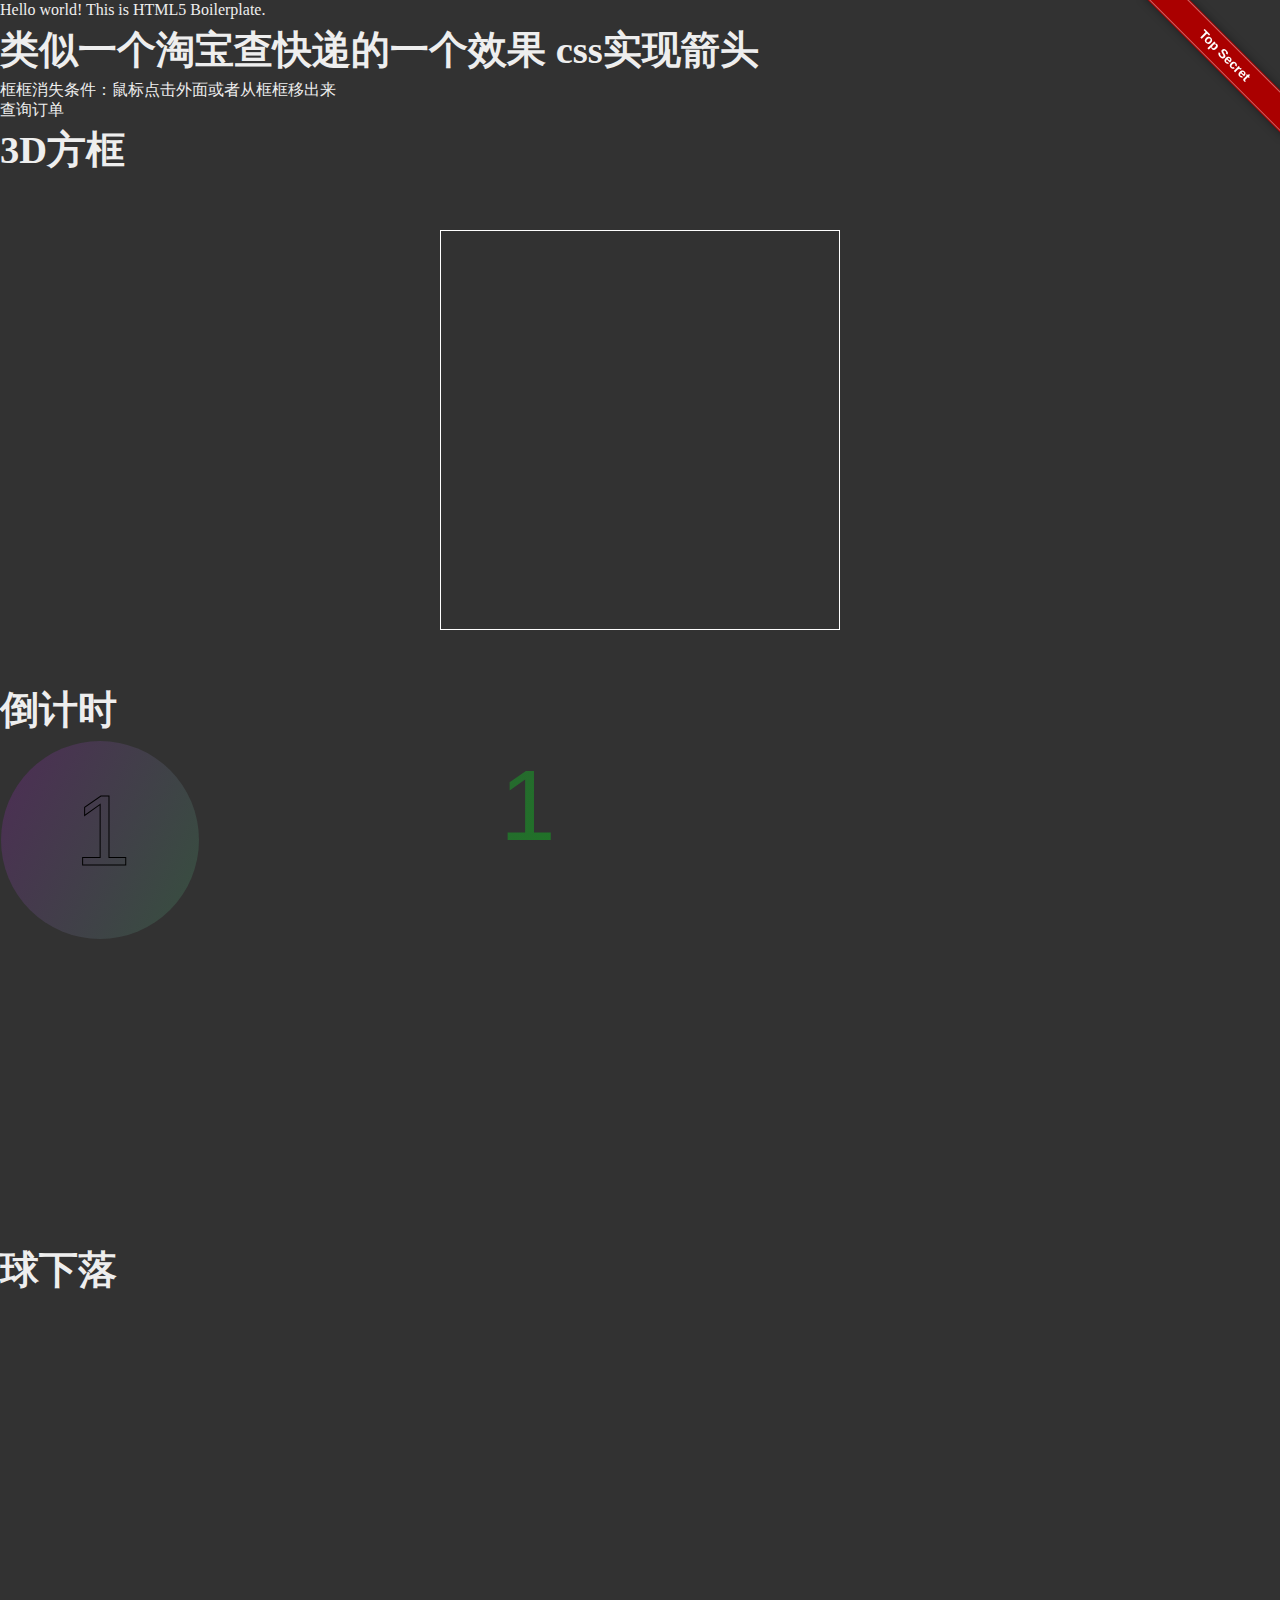
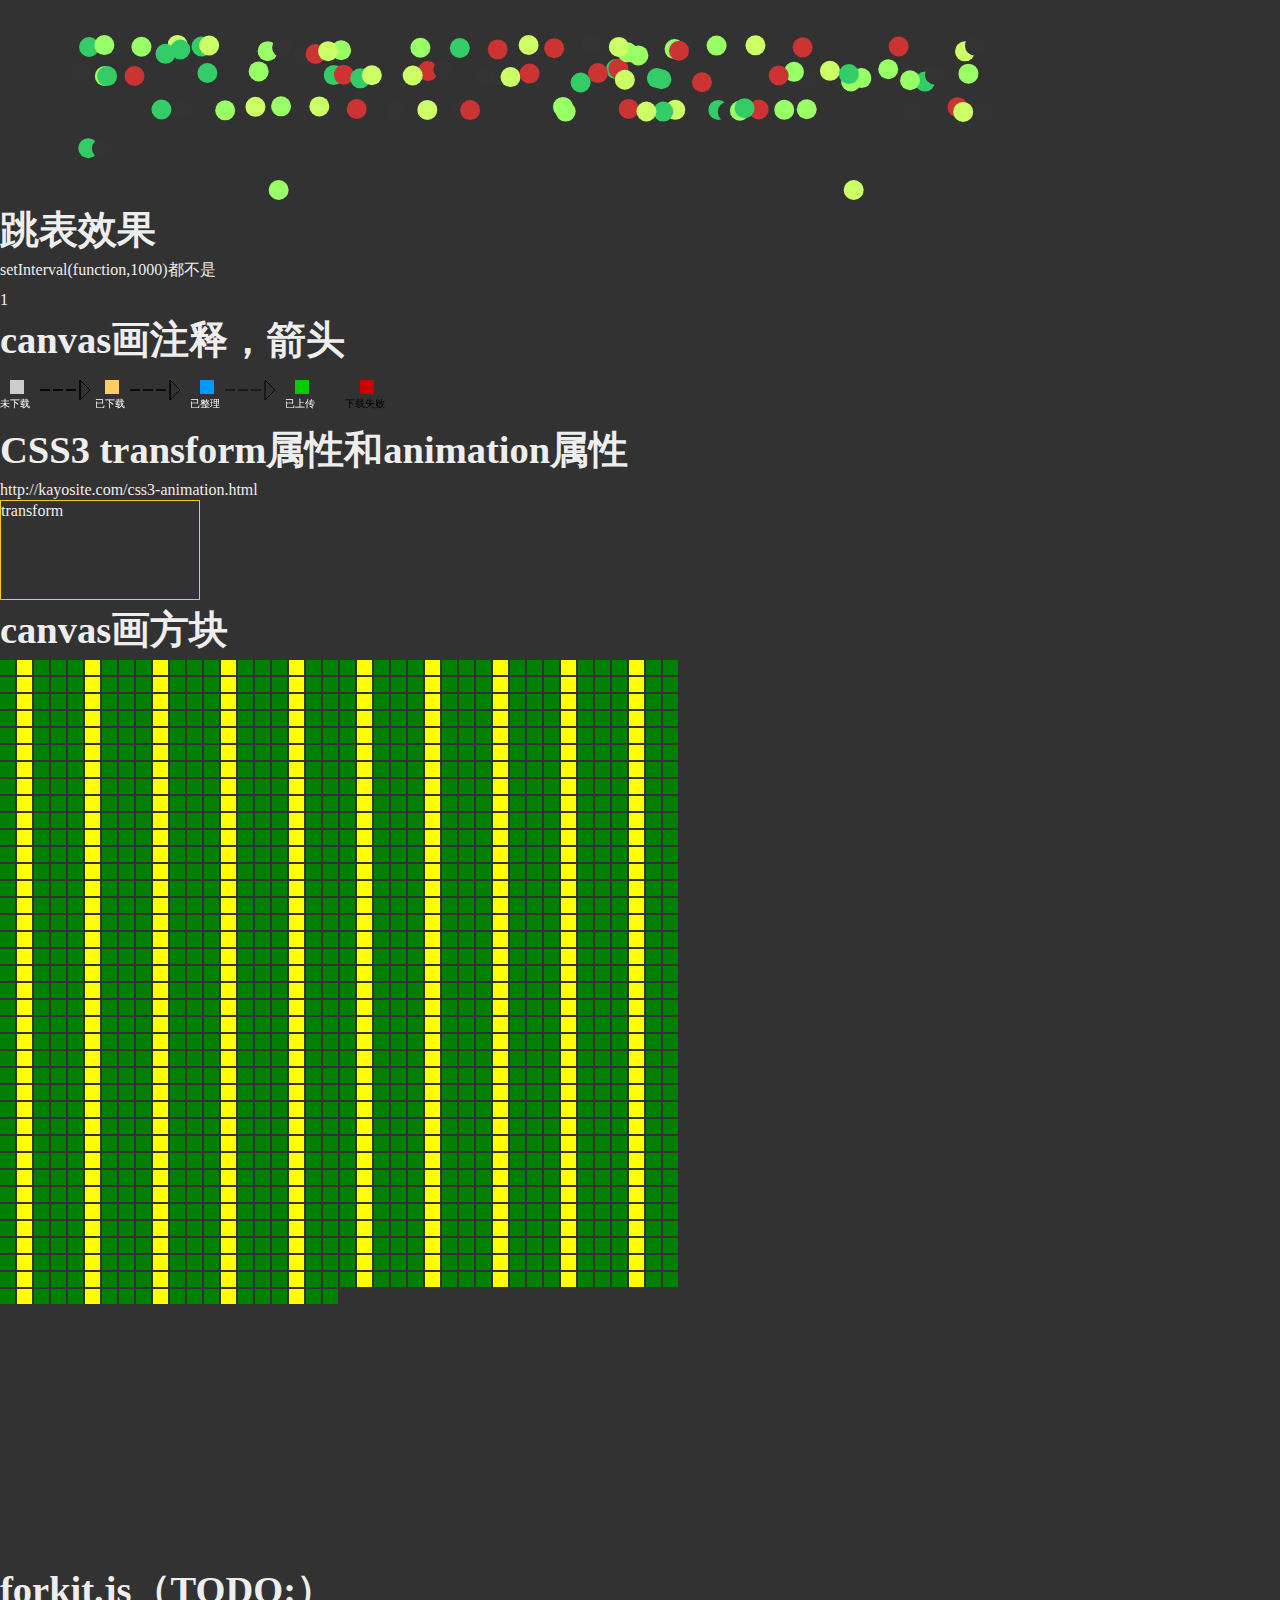
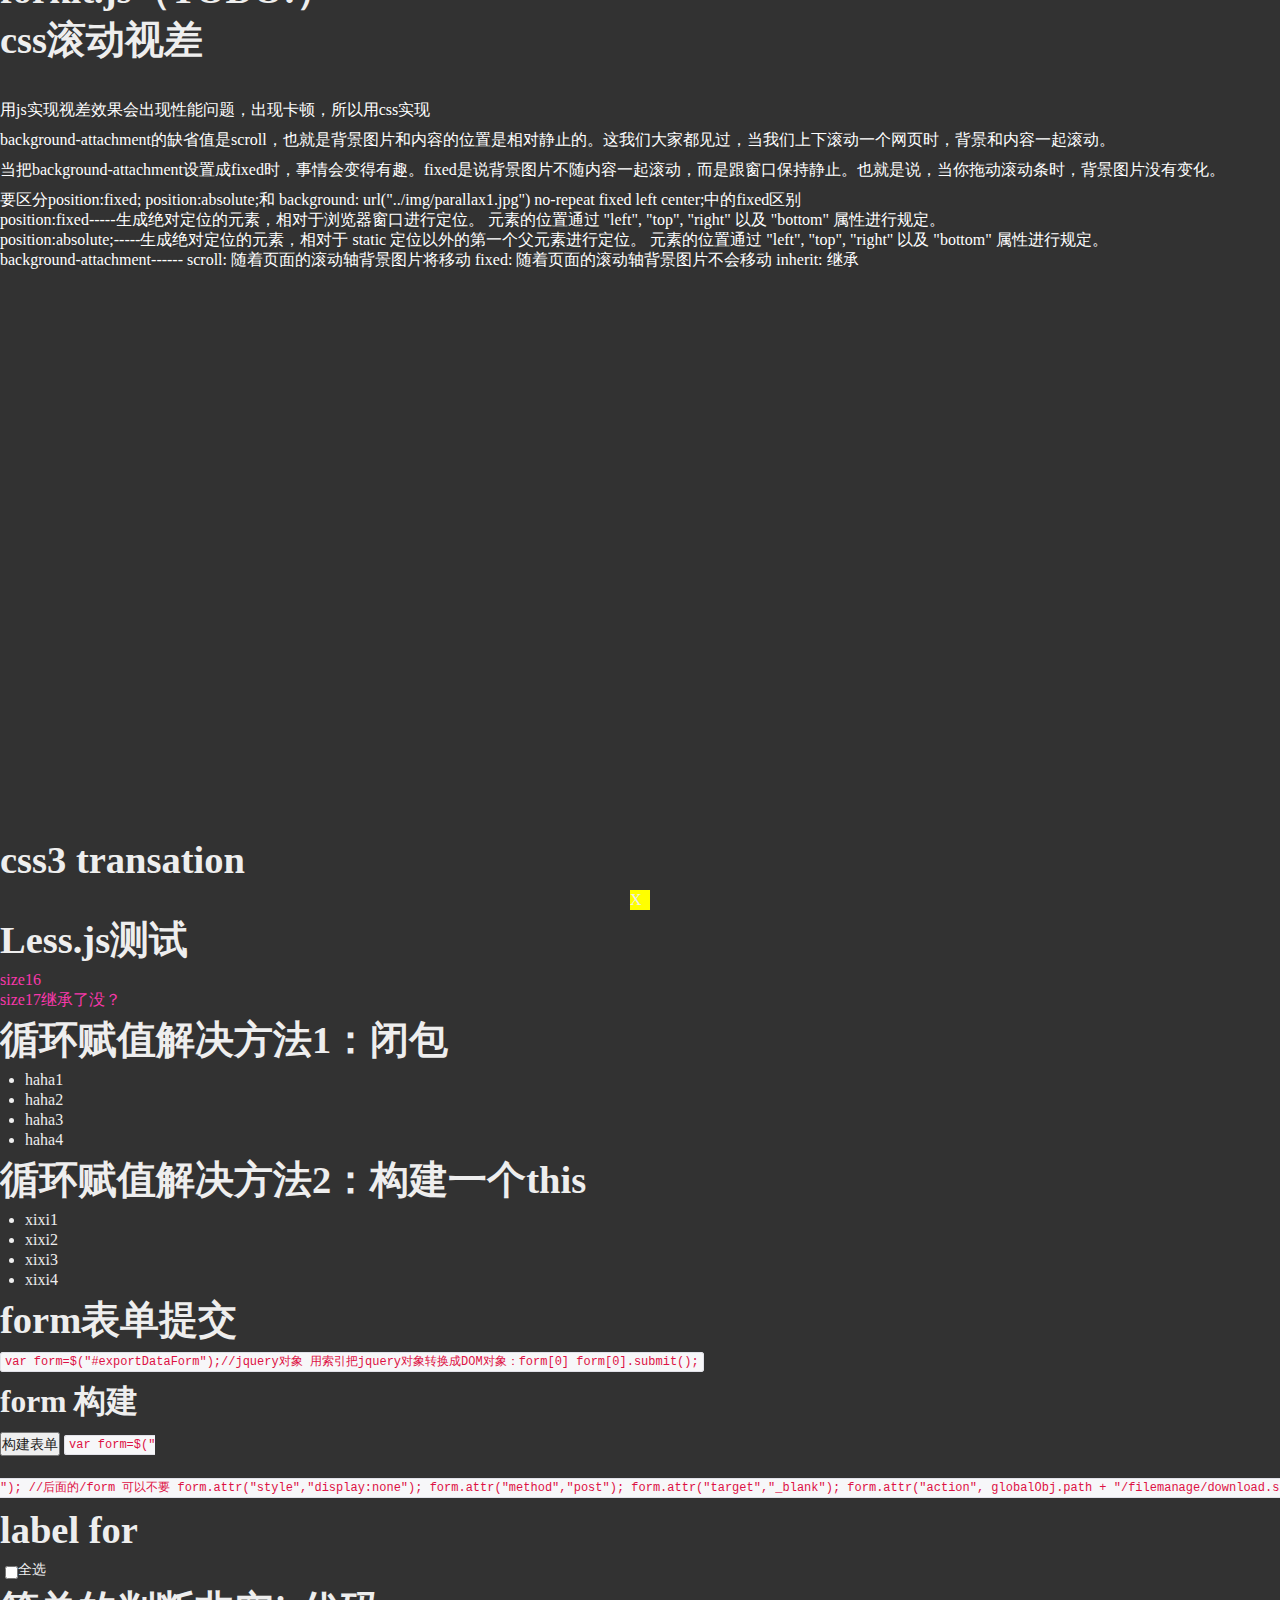
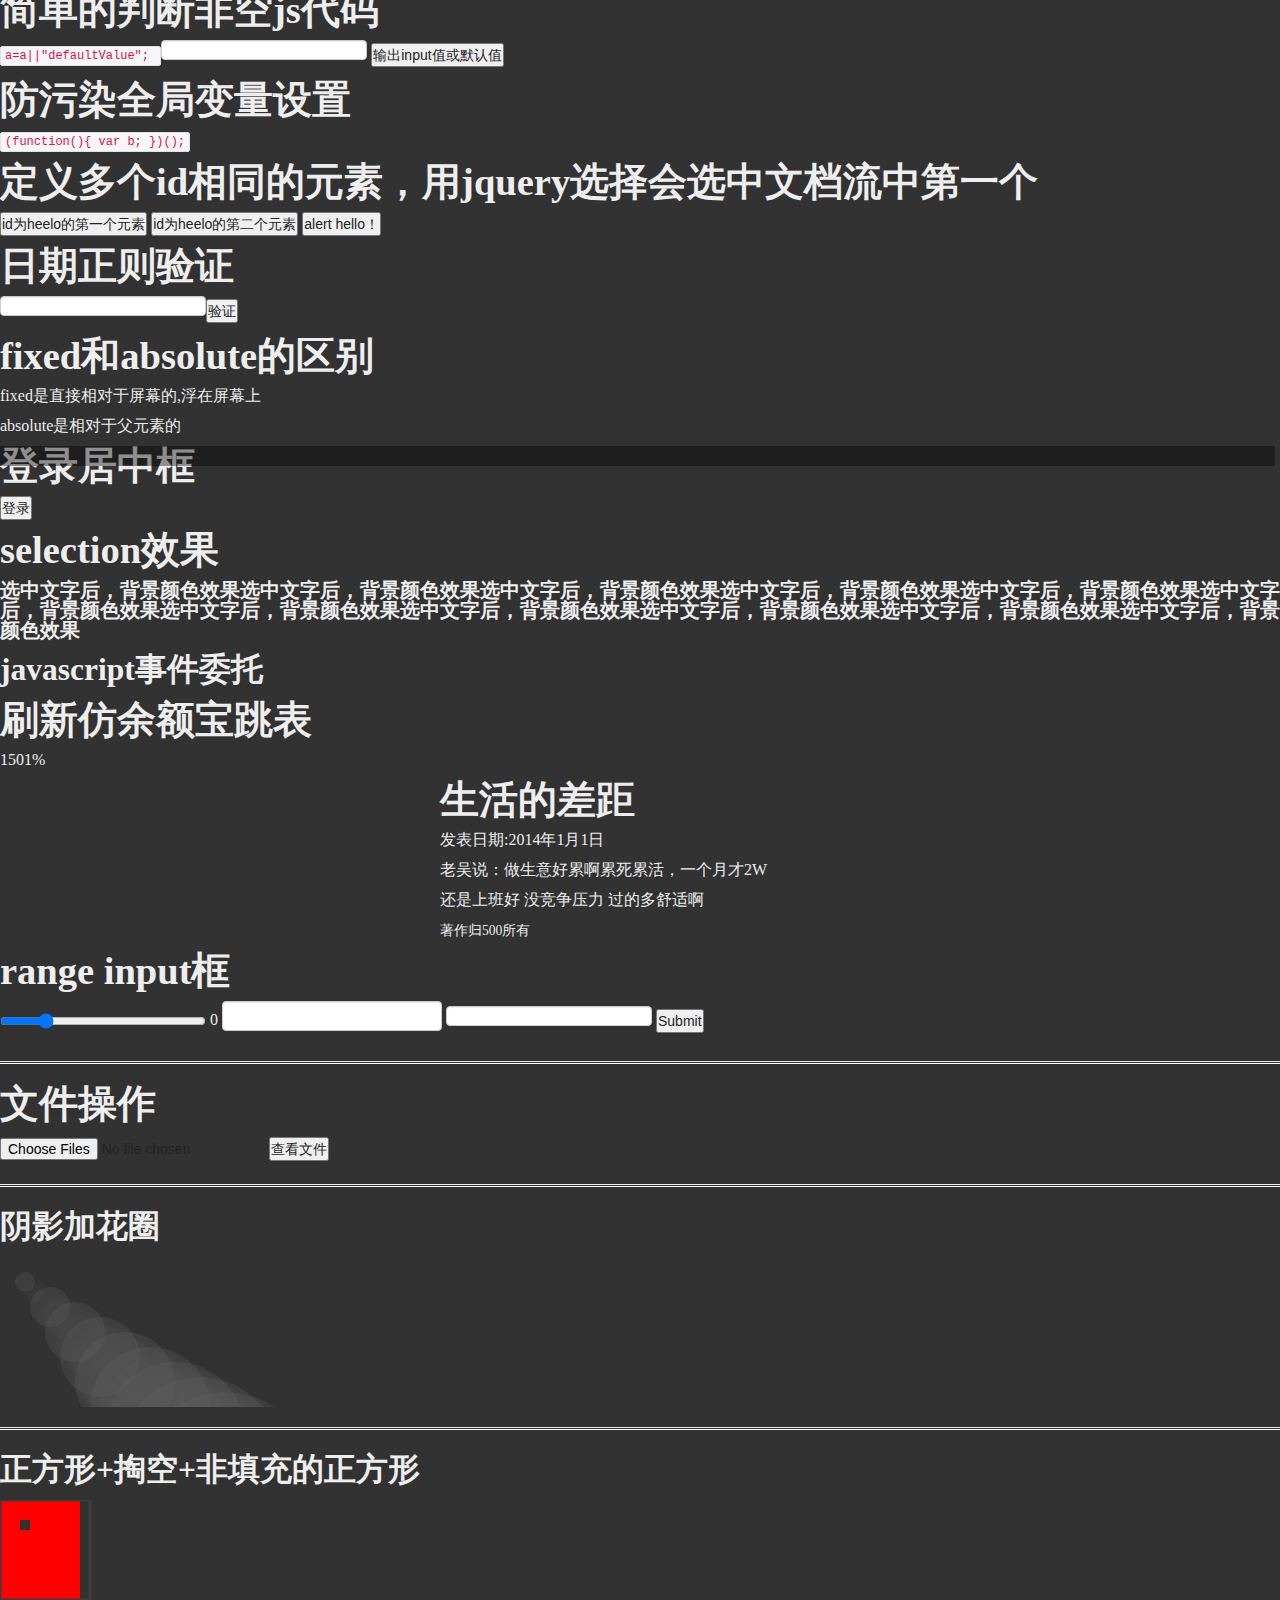
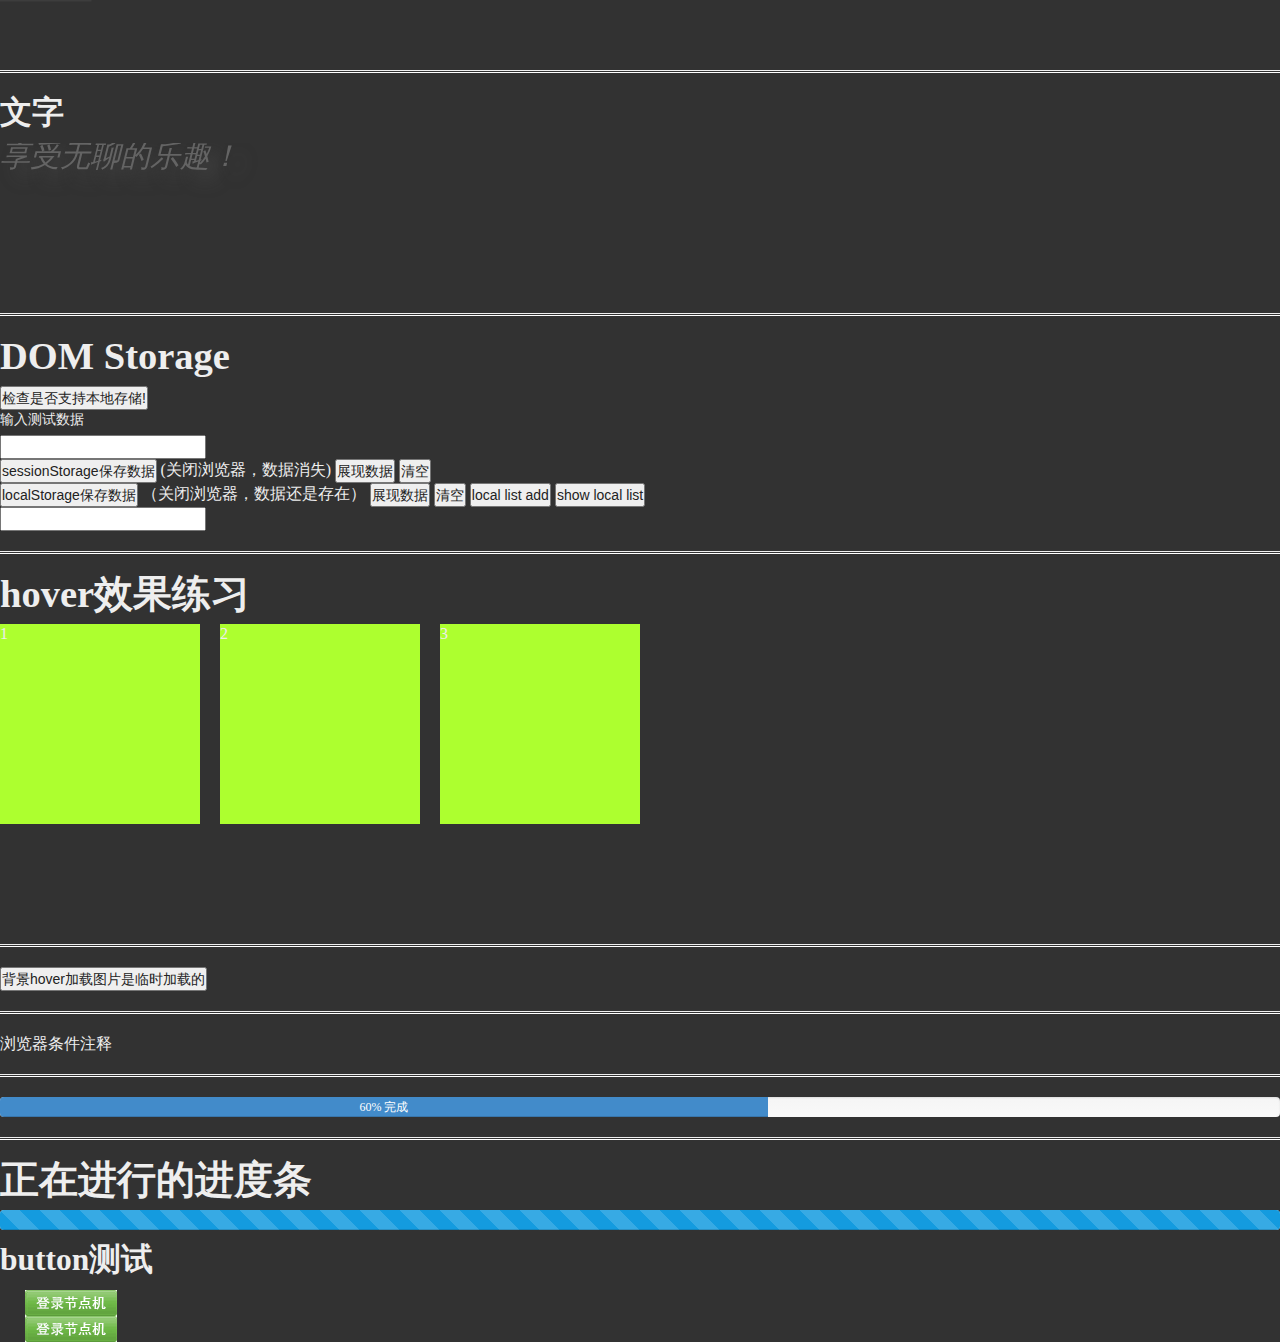
<file: index.html>
<!DOCTYPE html>
<!--[if lt IE 7]>      <html class="no-js lt-ie9 lt-ie8 lt-ie7"> <![endif]-->
<!--[if IE 7]>         <html class="no-js lt-ie9 lt-ie8"> <![endif]-->
<!--[if IE 8]>         <html class="no-js lt-ie9"> <![endif]-->
<!--[if gt IE 8]><!--> <html class="no-js"> <!--<![endif]-->
    <head>
        <meta charset="utf-8">
        <meta http-equiv="X-UA-Compatible" content="IE=edge">
        <title></title>
        <meta name="description" content="">
        <meta name="viewport" content="width=device-width, initial-scale=1">

        <!-- Place favicon.ico and apple-touch-icon.png in the root directory -->

        <link rel="stylesheet" href="css/normalize.css">
        <link rel="stylesheet" href="css/main.css">
        <!-- bootstrap css-->
        <link rel="stylesheet" href="ui/bootstrap/css/bootstrap.min.css">
        <script src="js/vendor/modernizr-2.6.2.min.js"></script>
        <link rel="stylesheet/less" type="text/css" href="less/test.less">
        <link rel="stylesheet" type="text/css" href="css/forkit.css">

    </head>
    <body style="background: #323232;font-family: 'Lato', Times, 'Times New Roman', serif;
    font-size: 16px;
    color: #eee;
    overflow-x: hidden;">
        <!--[if lt IE 7]>
            <p class="browsehappy">You are using an <strong>outdated</strong> browser. Please <a href="http://browsehappy.com/">upgrade your browser</a> to improve your experience.</p>
        <![endif]-->

        <!-- Add your site or application content here -->
        <p>Hello world! This is HTML5 Boilerplate.</p>
<section>
    <h1>类似一个淘宝查快递的一个效果     css实现箭头</h1>
    <div>框框消失条件：鼠标点击外面或者从框框移出来</div>
   <div class="son-order">查询订单</div>
    <h1>3D方框</h1>
    <div style="height: 500px;">
        <div class="parent">
            <div class="child">
            </div>
        </div>
    </div>

    <h1>倒计时</h1>
    <canvas id="count-down" width="1000" height="500"></canvas>
    <h1>球下落</h1>
    <canvas id="ball-fall" height="500" width="1000"></canvas>
    <h1>跳表效果</h1>
    <p>setInterval(function,1000)都不是</p>
    <span id="run-value"></span>
    <h1>canvas画注释，箭头</h1>
    <canvas id="block-about" width="800" height="50"></canvas>
    <h1>CSS3 transform属性和animation属性</h1>
    http://kayosite.com/css3-animation.html
    <div id="transform-div">transform</div>
    <h1>canvas画方块</h1>
    <canvas id="block-canvas" width="680" height="900">
        您的浏览器不支持canvas！
    </canvas>

    <h1>forkit.js（TODO:）</h1>
    <div class="forkit-curtain" style="top: -100%;text-align: center;background: rgba( 0, 0, 0, 0.8 );">
        <div class="close-button">X</div>
        <h2>OMGOSH KITTENZ!!!1!</h2>

    </div>
    <a class="forkit" data-text="Top Secret" data-text-detached="Drag down >" style="-webkit-transform: translate(0px, 0.0000010490387274681416px) rotate(0deg);">
        <span class="string" style="-webkit-transform: translate(80px, 0px) rotate(172.8749836510982deg); width: 1.9456159604143748px;"></span>
        <span class="tag" style="-webkit-transform: translate(79.99999999999997px, -14.999999999999996px) rotate(45.000000000000014deg);">Top Secret</span>
    </a>

    <h1>css滚动视差</h1>
    <div id="scroll-show">
        <p>用js实现视差效果会出现性能问题，出现卡顿，所以用css实现</p>
        <p>
            background-attachment的缺省值是scroll，也就是背景图片和内容的位置是相对静止的。这我们大家都见过，当我们上下滚动一个网页时，背景和内容一起滚动。
        </p>

        <p> 当把background-attachment设置成fixed时，事情会变得有趣。fixed是说背景图片不随内容一起滚动，而是跟窗口保持静止。也就是说，当你拖动滚动条时，背景图片没有变化。
        </p>
        <p>要区分position:fixed; position:absolute;和      background: url("../img/parallax1.jpg") no-repeat fixed left center;中的fixed区别
            <br>
            position:fixed-----生成绝对定位的元素，相对于浏览器窗口进行定位。
            元素的位置通过 "left", "top", "right" 以及 "bottom" 属性进行规定。<br>
            position:absolute;-----生成绝对定位的元素，相对于 static 定位以外的第一个父元素进行定位。
            元素的位置通过 "left", "top", "right" 以及 "bottom" 属性进行规定。
            <br>
            background-attachment------
            scroll: 随着页面的滚动轴背景图片将移动
            fixed: 随着页面的滚动轴背景图片不会移动
            inherit: 继承
        </p>
    </div>
    <h1>css3 transation</h1>
    <div id="close-r">X</div>
    <h1>Less.js测试</h1>
    <div class="size16">size16</div>
    <div class="size17">size17继承了没？</div>
<h1>循环赋值解决方法1：闭包</h1>
<ul class="bibao">
    <li>haha1</li>
    <li>haha2</li>
    <li>haha3</li>
    <li>haha4</li>
</ul>
    <h1>循环赋值解决方法2：构建一个this</h1>
    <ul class="thisValue">
        <li>xixi1</li>
        <li>xixi2</li>
        <li>xixi3</li>
        <li>xixi4</li>

    </ul>
    <h1>form表单提交</h1>
    <code>
        var form=$("#exportDataForm");//jquery对象  用索引把jquery对象转换成DOM对象：form[0]
        form[0].submit();
    </code>
    <h2>form 构建</h2>
    <button id="createForm">构建表单</button>
    <code>
            var form=$("<form></form>");   //后面的/form 可以不要
            form.attr("style","display:none");
            form.attr("method","post");
            form.attr("target","_blank");
            form.attr("action", globalObj.path + "/filemanage/download.shtm");
            var input=$("<input/>");
            input.attr("type","hidden");
            input.attr("name", "pathname");
            input.attr("value", filePath);
            form.append(input);
            $("body").append(form);
            form.submit();

    </code>
    <h1>label for</h1>
    <label  style="margin-left: 5px;"><input type="checkbox" id="checkAll">全选</label>

    <h1>简单的判断非空js代码</h1>
    <code>
        a=a||"defaultValue";
    </code>
    <input type="text" id="nullValue">
    <button id="output">输出input值或默认值</button>
    <h1>防污染全局变量设置</h1>
    <code>
        (function(){
            var b;
        })();
    </code>
    <h1>定义多个id相同的元素，用jquery选择会选中文档流中第一个</h1>
    <button id="hello">id为heelo的第一个元素</button>
    <button id="hello">id为heelo的第二个元素</button>
    <button class="hello-test">alert hello！</button>
    <h1>日期正则验证</h1>
    <input id="startTime" type="text"><button id="validateTime">验证</button>
    <h1>fixed和absolute的区别</h1>
    <p>fixed是直接相对于屏幕的,浮在屏幕上</p>
    <p>absolute是相对于父元素的</p>
    <div id="mask" style="width: 1275px;height: 20px;background-color: black;opacity: 0.4;position: absolute;"></div>
    <h1>登录居中框</h1>
    <div><button id="login">登录</button></div>
    <h1>selection效果</h1>
    <div class="selectedBackground">选中文字后，背景颜色效果选中文字后，背景颜色效果选中文字后，背景颜色效果选中文字后，背景颜色效果选中文字后，背景颜色效果选中文字后，背景颜色效果选中文字后，背景颜色效果选中文字后，背景颜色效果选中文字后，背景颜色效果选中文字后，背景颜色效果选中文字后，背景颜色效果</div>
</section>
       <section>
           <h2>javascript事件委托</h2>

       </section>
        <h1>刷新仿余额宝跳表</h1>
        <span id="s1"></span>%
        <script language="javascript">
            var i = 0;
            function doit(){
                i = i + 1;
                var o = document.getElementById('s1');
                o.innerHTML = i.toString();
                if(i<60) setTimeout('doit()',10);
            }
            doit();
        </script>
        <article style="margin:0 auto;width: 400px;">
            <hreder>
                <h1>生活的差距</h1>
                <p>发表日期:<time pubdate="" datetime="2014-1-1">2014年1月1日</time></p>
            </hreder>
            <p>老吴说：做生意好累啊累死累活，一个月才2W</p>
            <p>还是上班好
                没竞争压力
                过的多舒适啊</p>
            <footer><small>著作归500所有</small></footer>
        </article>
        <article>
            <h1>range input框</h1>
            <form id="testform">
                <input type="range" name="range1" value="20" min="0" max="100" step="5">
                <output onforminput="value=range1.value">0</output>
                <input type="search" >
                <input type="tel" pattern="[A-z]{3}" title="输入不正确哟！" >
                <input type="submit">

            </form>
            <hr>
            <h1>文件操作</h1>
            <input type="file" id="file" multiple accept="image/*">
            <button onclick="showFile()">查看文件</button>
            <hr>
            <h2>阴影加花圈</h2>
            <canvas id="myCanvas" ></canvas>
            <hr>
            <h2>正方形+掏空+非填充的正方形</h2>
            <canvas id="myCanvas2" ></canvas>
            <hr>
            <h2>文字</h2>
            <canvas id="myCanvas3" ></canvas>

            <script type="text/javascript">

                var canvas=document.getElementById('myCanvas');
                if(canvas==null) alert("没有canvas画布");
                var ctx=canvas.getContext('2d');
                //红色填充矩形
                /*    ctx.fillStyle='#FF0000';
                 ctx.fillRect(0,0,80,100);
                 ctx.strokeStyle="#3d3d3d";
                 ctx.lineWidth=3;
                 ctx.strokeRect(0,0,90,100);
                 ctx.clearRect(20,20,10,10)*/

                for(var i=0;i<10;i++)
                {
                    ctx.beginPath();
                    ctx.arc(i*25,i*25,i*10,0,Math.PI*2,true);
                    ctx.closePath();
                    ctx.fillStyle="rgba(100,100,100,0.25)";
                    ctx.shadowOffsetX=10;
                    ctx.shadowOffsetY=10;
                    ctx.shadowColor="rgba(100,100,100,0.5)";
                    ctx.shadowBlur=7.5;
                    ctx.fill();
                }

                //canvas2

                var canvas2=document.getElementById('myCanvas2');
                if(canvas==null) alert("没有canvas2画布");
                var ctx2=canvas2.getContext('2d');
                ctx2.fillStyle='#FF0000';
                ctx2.fillRect(0,0,80,100);
                ctx2.strokeStyle="#3d3d3d";
                ctx2.lineWidth=3;
                ctx2.strokeRect(0,0,90,100);
                ctx2.clearRect(20,20,10,10);
                //canvas3
                var canvas3=document.getElementById('myCanvas3');
                if(canvas3==null) alert("没有canvas3画布");
                var ctx3=canvas3.getContext('2d');
                ctx3.fillStyle="rgb(100,100,100)";

                ctx3.shadowColor="rgba(100,100,100,0.4)";
                ctx3.shadowBlur=18;
                ctx3.shadowOffsetX=10;
                ctx3.shadowOffsetY=10;
                ctx3.font="italic 30px sans-serif";
                ctx3.textBaseline="top";
                ctx3.fillText("享受无聊的乐趣！",0,0);


            </script>
            <hr>
            <h1>DOM Storage</h1>
            <button onclick="checkIfSupportLocalStorage()">检查是否支持本地存储!</button>    <br>
            <label for="test-data">输入测试数据</label><input id="test-data"><br>
            <button onclick="sessionSave('test-data')">sessionStorage保存数据</button>   (关闭浏览器，数据消失)
            <button onclick="showSessionValue()">展现数据</button>
            <button onclick="clearAll()" >清空</button>
            <br>
            <button onclick="localSave()">localStorage保存数据</button>       （关闭浏览器，数据还是存在）
            <button onclick="showLocalValue()">展现数据</button>
            <button onclick="clearAll()" >清空</button>
            <button onclick="addLocal()" >local list add</button>
            <button onclick="showLocalList()">show local list</button>
            <br>
            <input id="msg">
            <hr>
            <h1>hover效果练习</h1>
            <div style="height: 300px;" >
                <div class="show-detail"></div>
                <div class="hover-expend">1</div>
                <div class="hover-expend">2</div>
                <div class="hover-expend">3</div>
            </div>
            <hr>
            <button id="hover-loading">背景hover加载图片是临时加载的</button>
            <hr>
            浏览器条件注释
            <!--[if  IE]>
            <script>
                alert("this is IE");
            </script>
            <![endif]-->
            <hr>
            <div class="progress">
                <div class="progress-bar"  style="width: 60%;">
                    <span class="sr-only">60% 完成</span>
                </div>
            </div>

            <hr>

            <h1>正在进行的进度条</h1>
            <div class="progress progress-striped active clearfix" style="margin-bottom: 0; ">
                <div class="bar" style="width: 100%"></div>
            </div>
<h2>button测试</h2>
<ul style="width: 280px;height: 26px;list-style-type: none;">
    <li>
        <a class="loginNode" style="width:92px;height:26px;"></a>
    </li>
    <li>
        <a class="loginNode" style="width:92px;height:26px;"></a>
    </li>
</ul>

        </article>
       <script src="js/jquery-1.7.2.min.js"></script>
        <script src="js/plugins.js"></script>
        <script src="js/main.js"></script>

        <!--fork.js顶部下拉的那个东东-->
        <script src="js/forkit.js"></script>
        <!-- Google Analytics: change UA-XXXXX-X to be your site's ID. -->
        <script>
            (function(b,o,i,l,e,r){b.GoogleAnalyticsObject=l;b[l]||(b[l]=
            function(){(b[l].q=b[l].q||[]).push(arguments)});b[l].l=+new Date;
            e=o.createElement(i);r=o.getElementsByTagName(i)[0];
            e.src='//www.google-analytics.com/analytics.js';
            r.parentNode.insertBefore(e,r)}(window,document,'script','ga'));
            ga('create','UA-XXXXX-X');ga('send','pageview');
        </script>
        <!--bootstrap js-->
        <script src="ui/bootstrap/js/bootstrap.js"></script>
<script src="js/less-1.7.3.min.js" type="text/javascript"></script>
    </body>
</html>
</file>
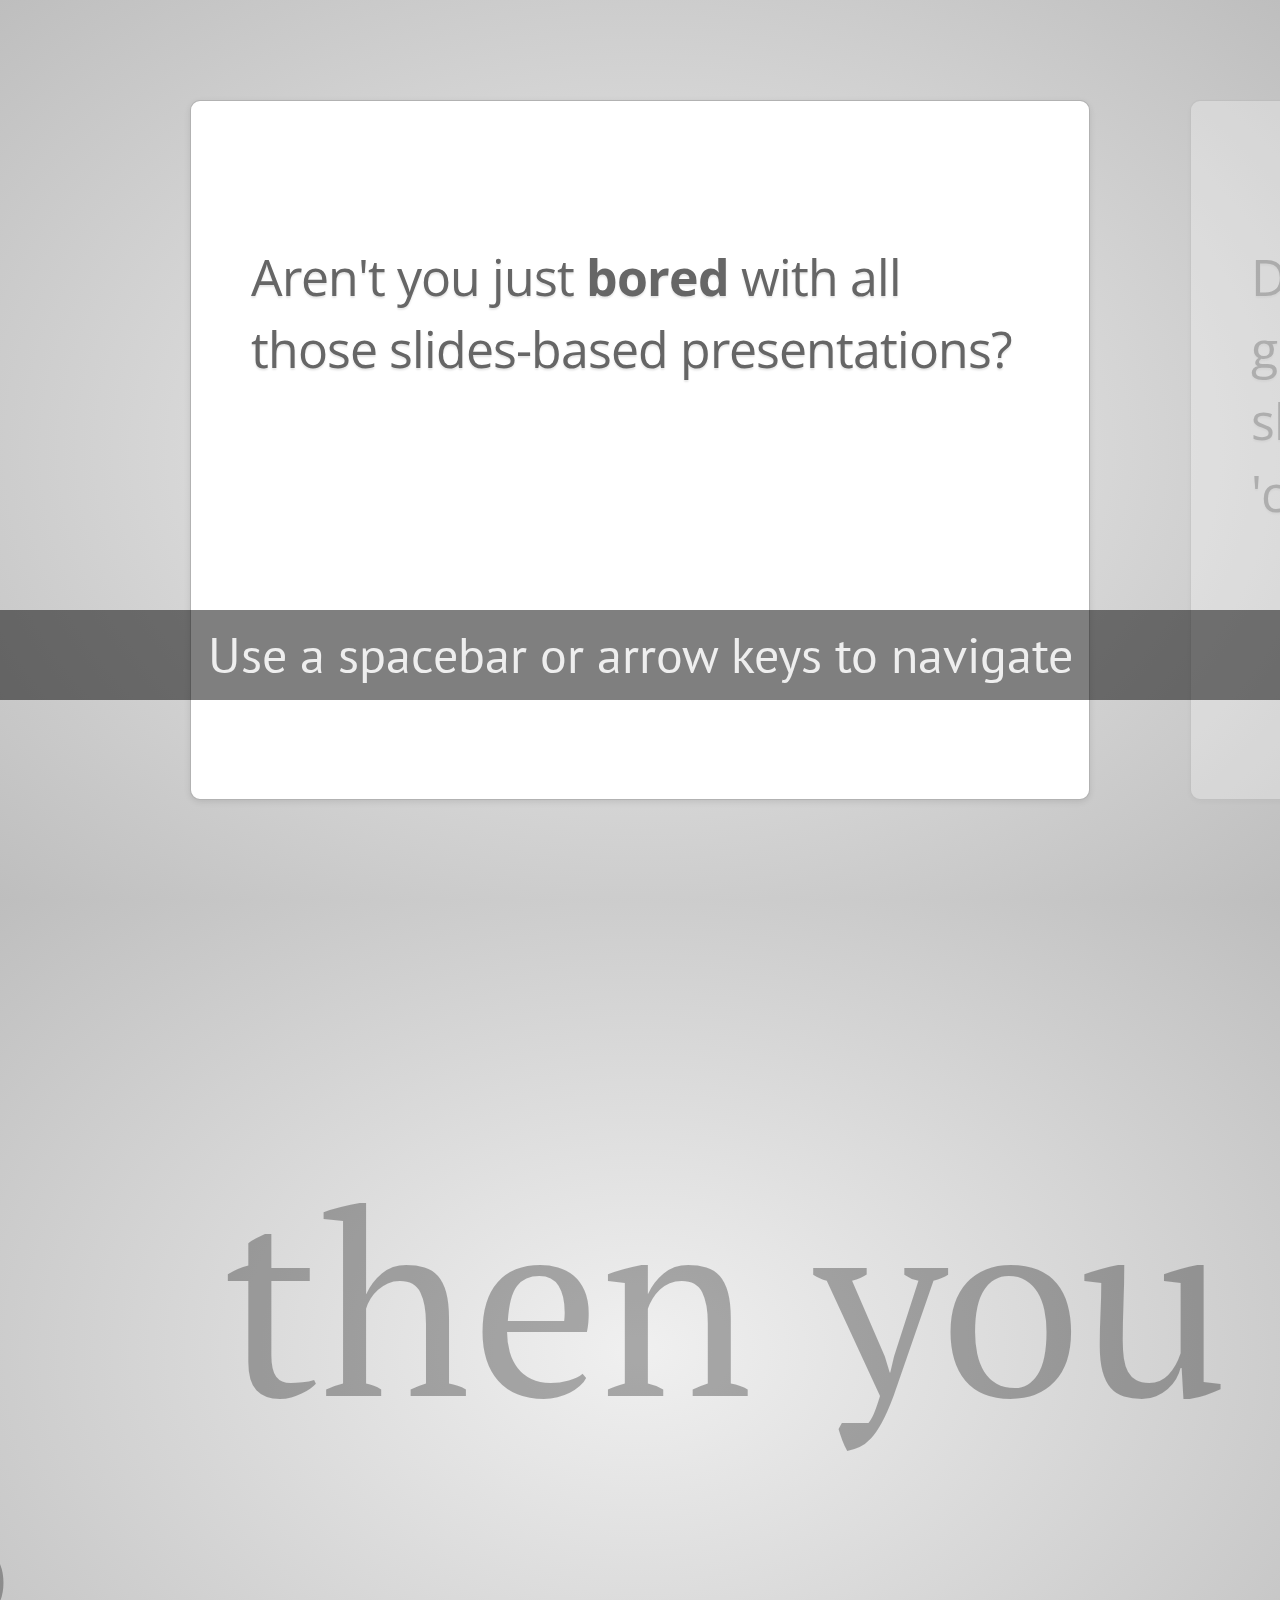
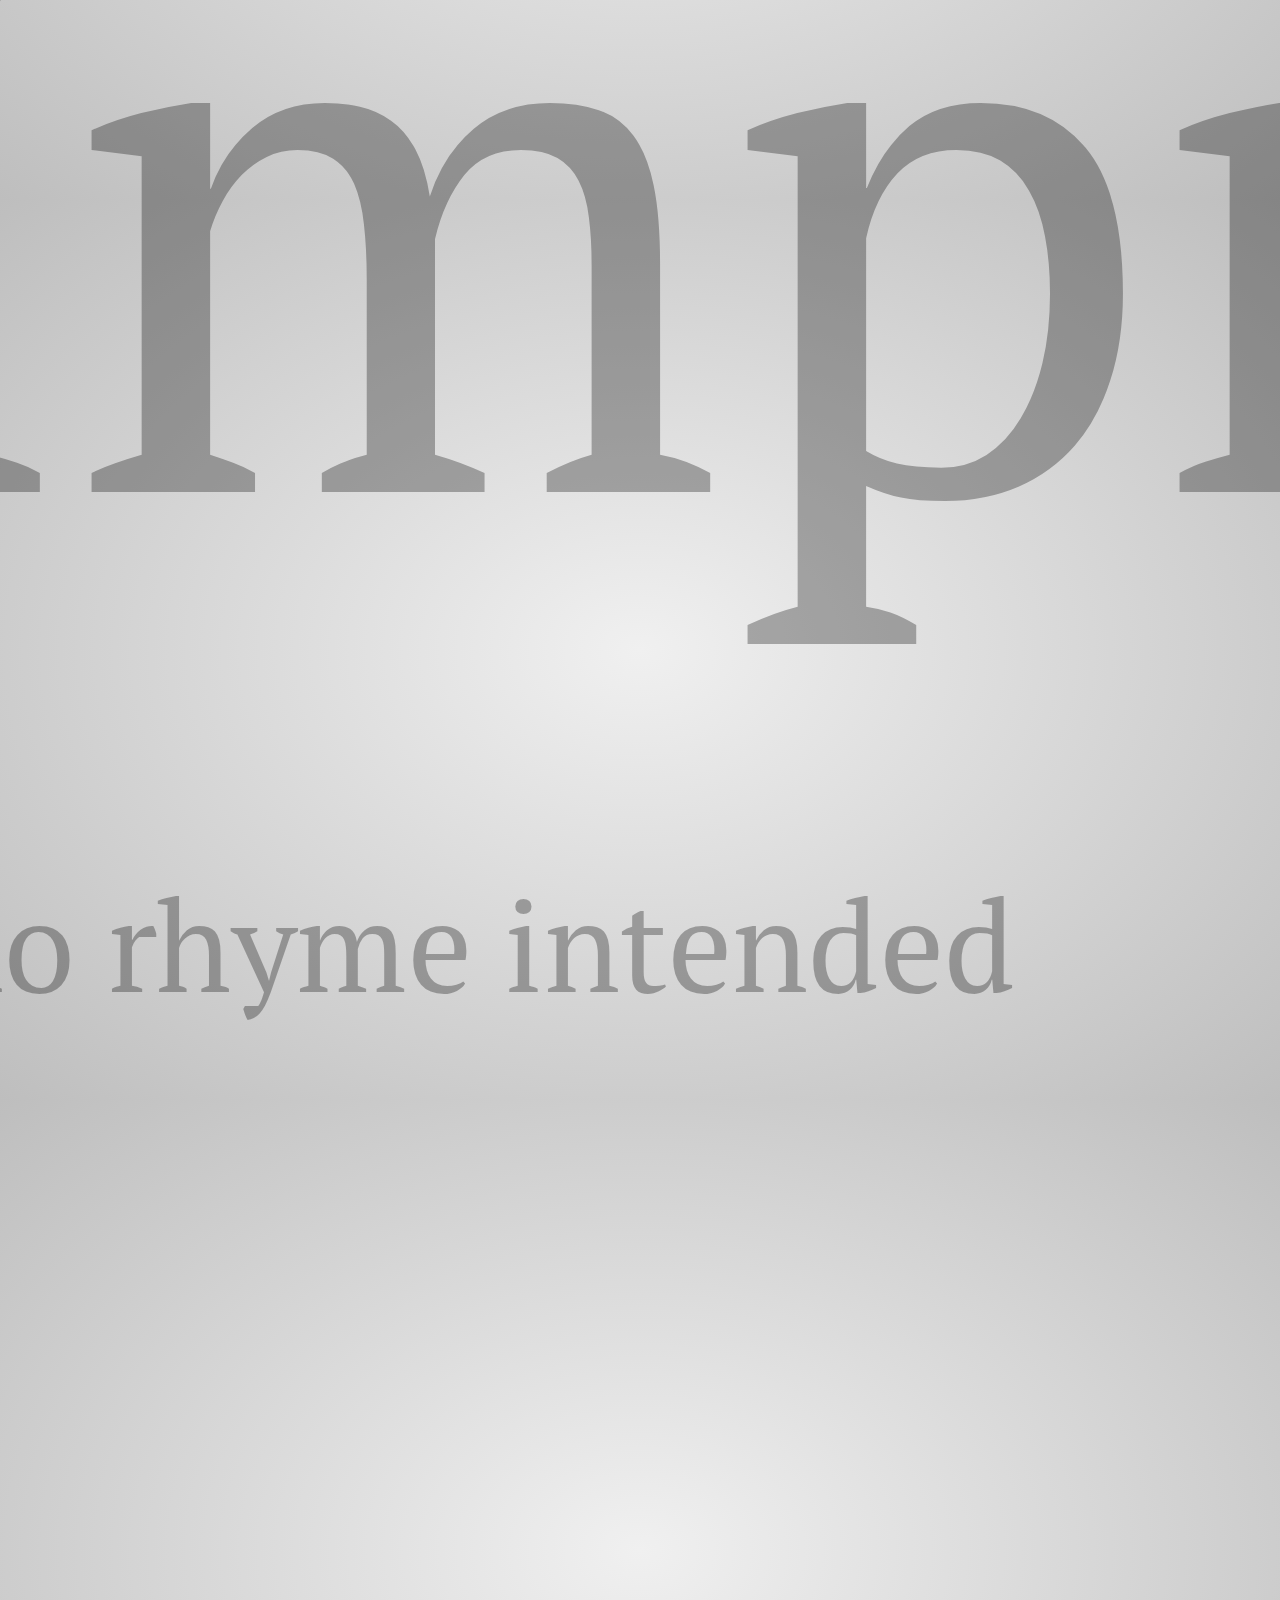
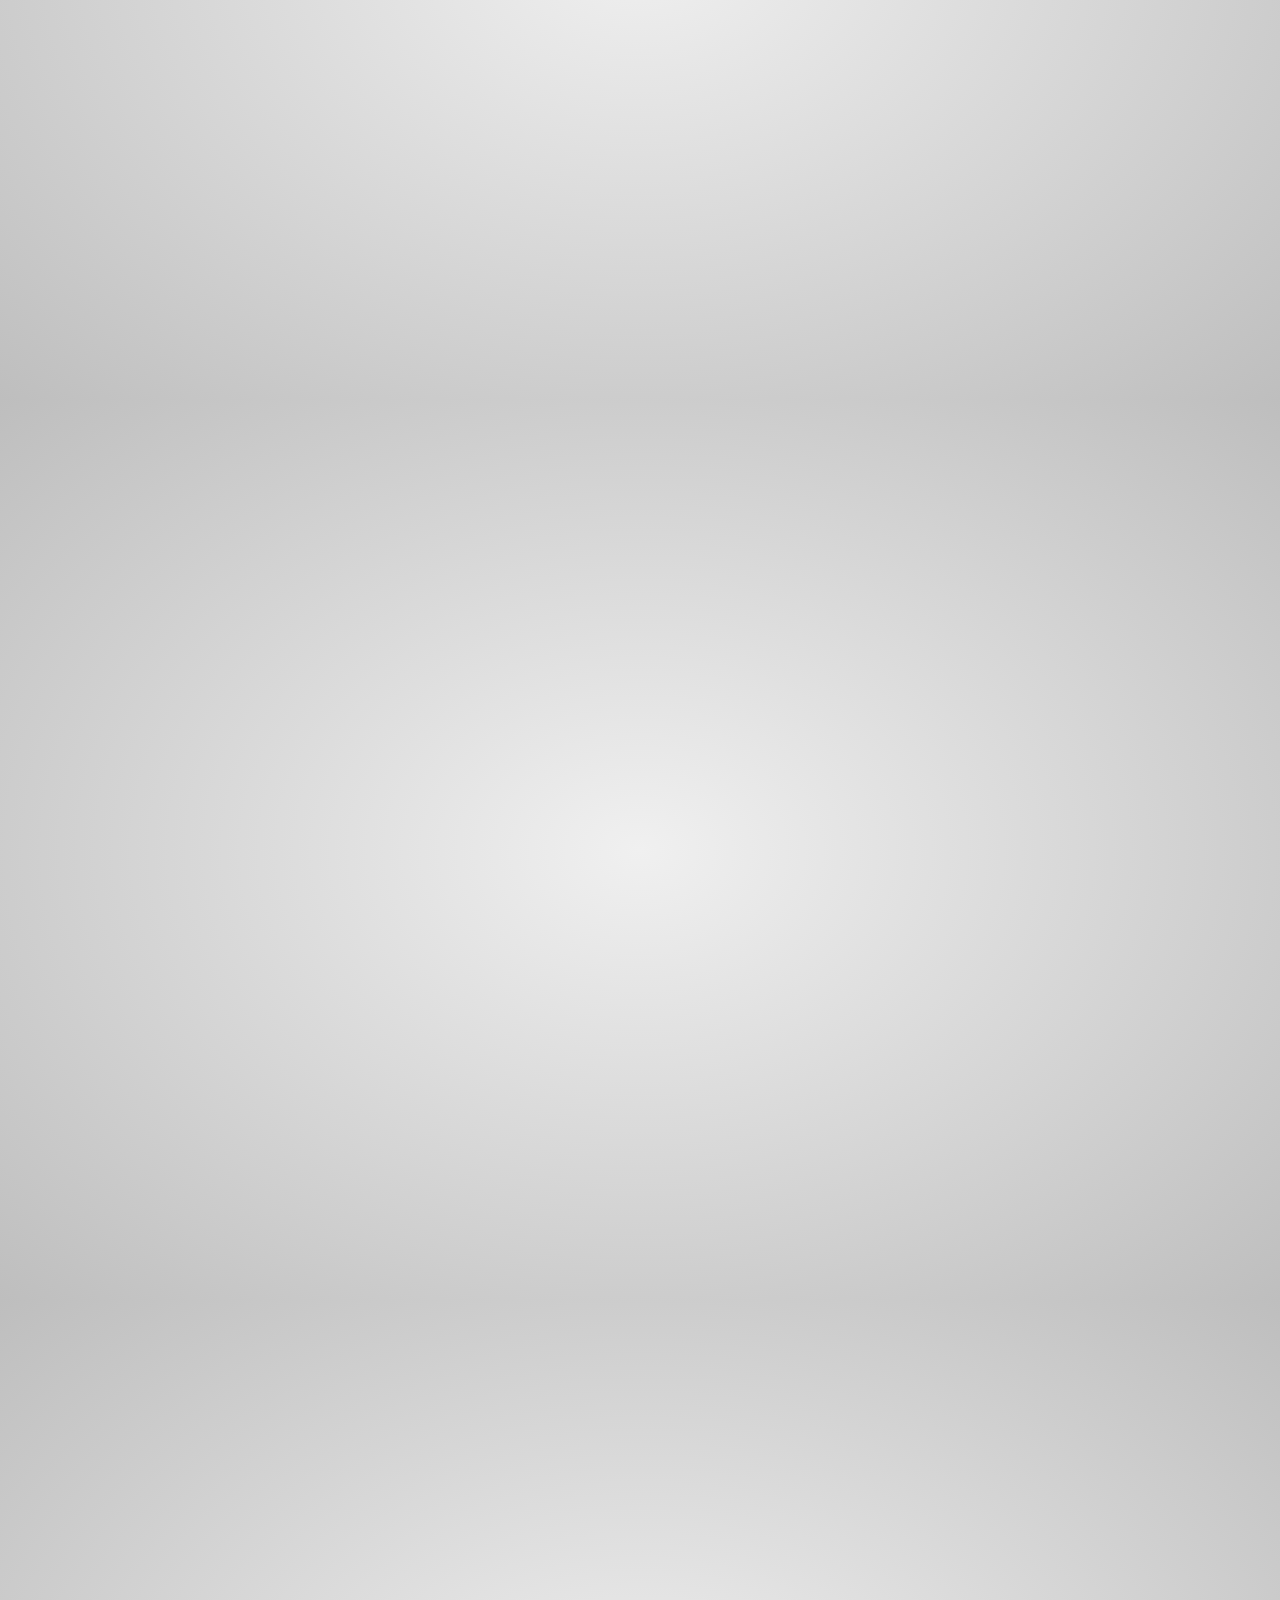
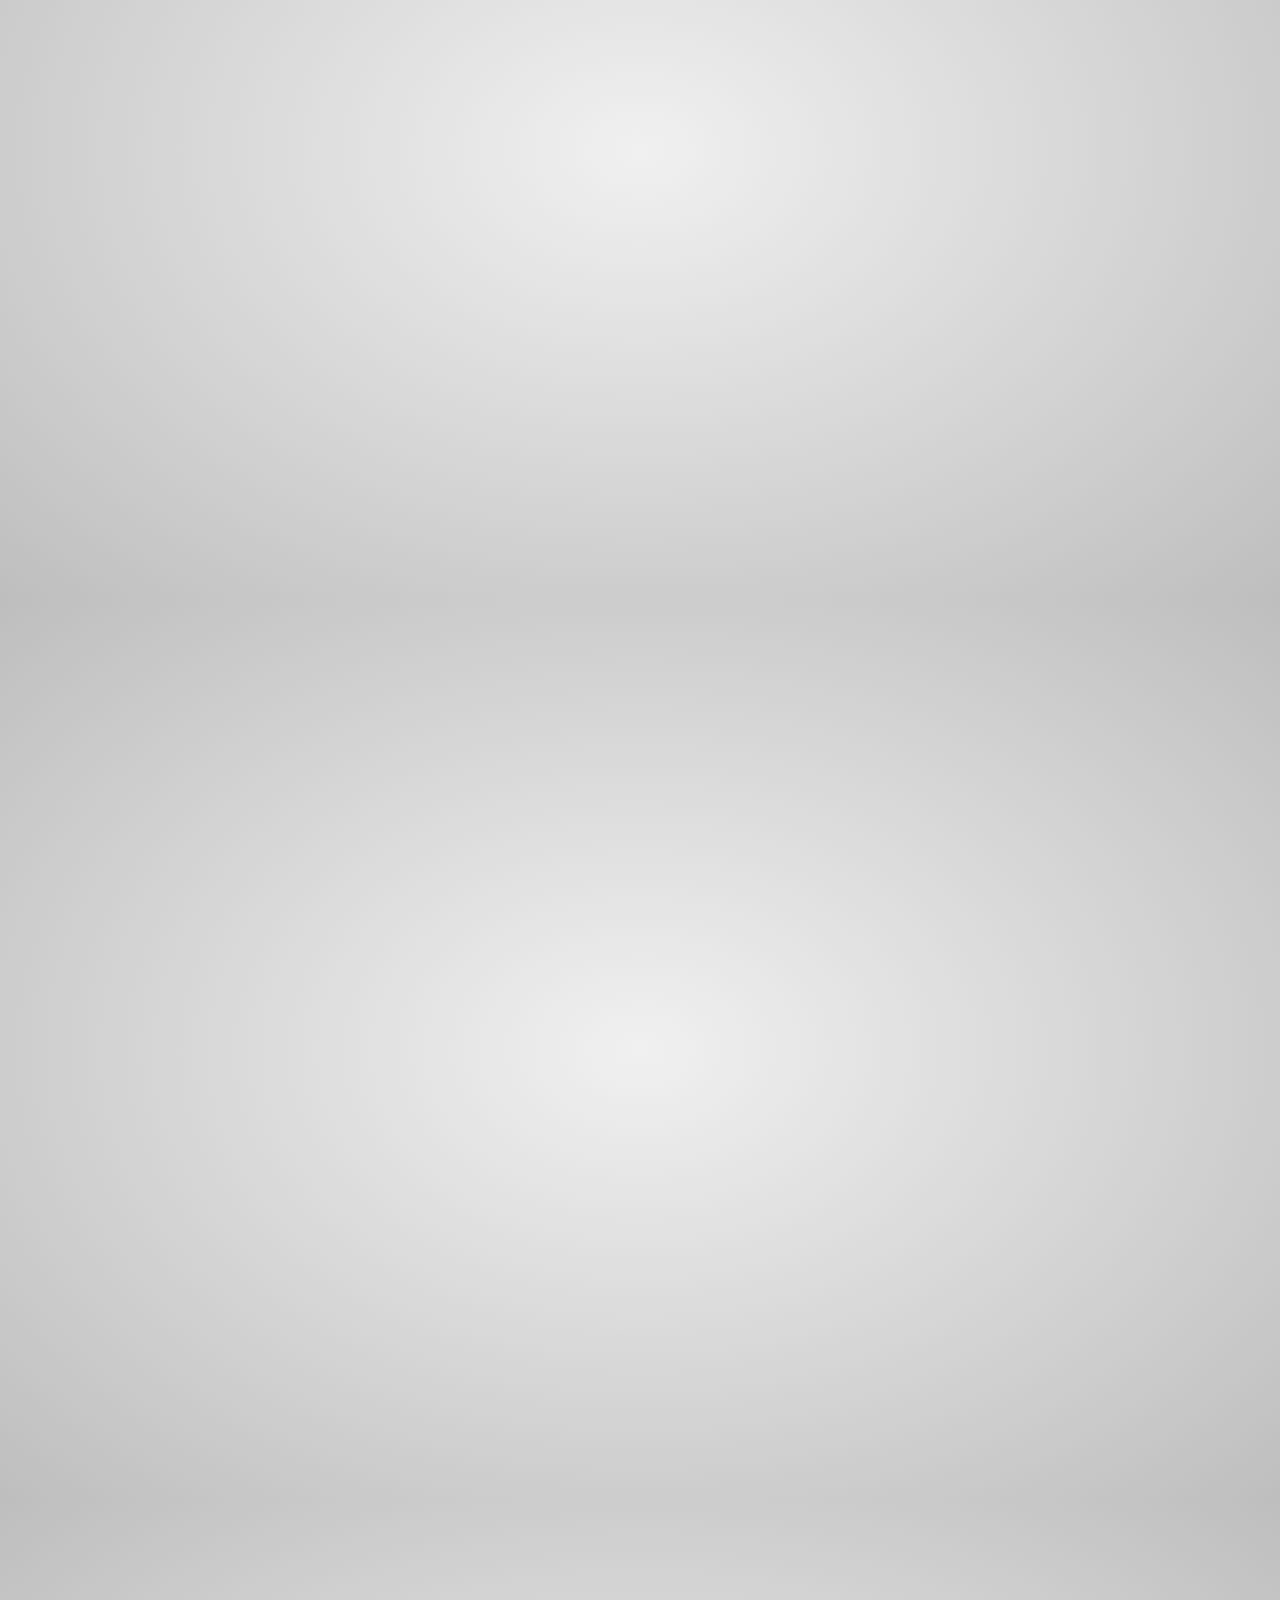
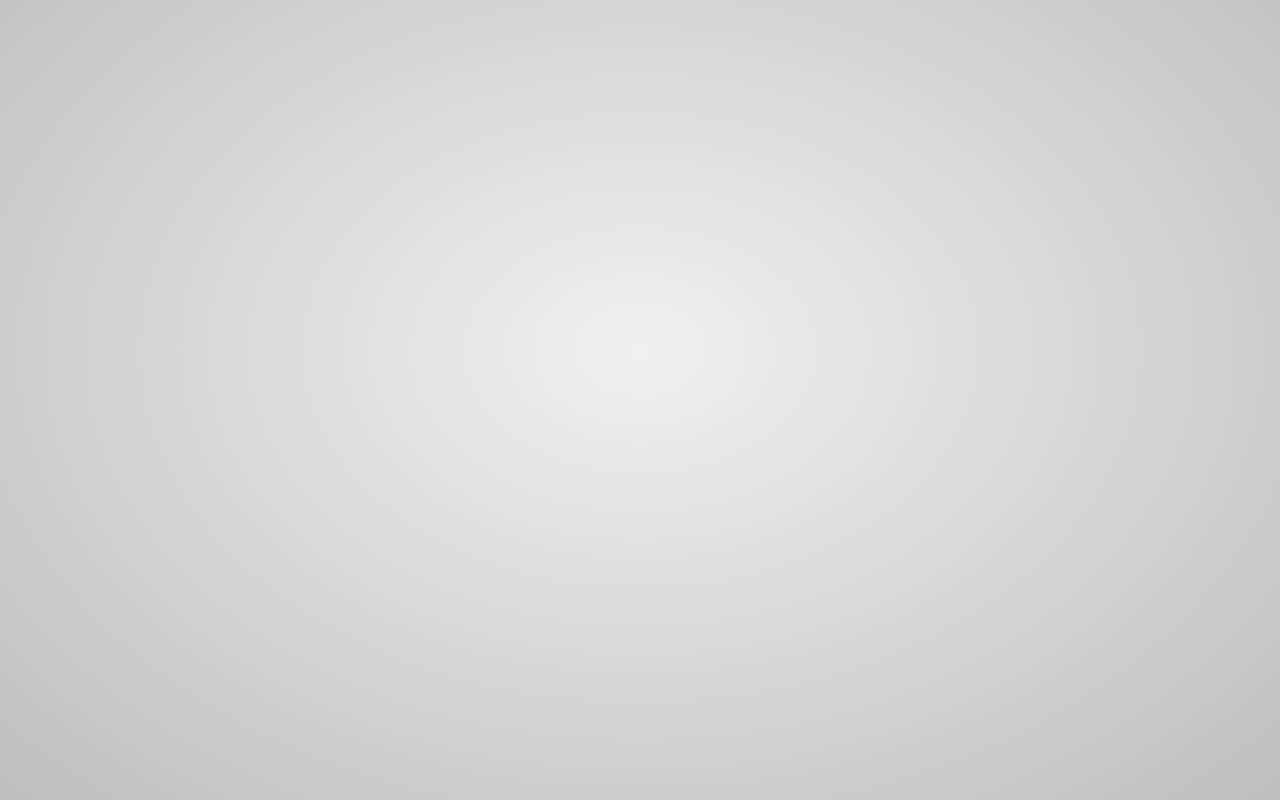
<file: ui/impress.js-master/index.html>
<!doctype html>

<!--

    Welcome to the light side of the source, young padawan.

    One step closer to learn something interesting you are...

                               ____                  
                            _.' :  `._               
                        .-.'`.  ;   .'`.-.           
               __      / : ___\ ;  /___ ; \      __  
             ,'_ ""=-.:__;".-.";: :".-.":__;.-="" _`,
             :' `.t""=-.. '<@.`;_  ',@:` ..-=""j.' `;
                  `:-.._J '-.-'L__ `-.-' L_..-;'     
                    "-.__ ;  .-"  "-.  : __.-"       
                        L ' /.======.\ ' J           
                         "-.   "__"   .-"            
                        __.l"-:_JL_;-";.__           
                     .-j/'.;  ;""""  / .'\"-.        
                   .' /:`. "-.:     .-" .';  `.      
                .-"  / ;  "-. "-..-" .-"  :    "-.   
             .+"-.  : :      "-.__.-"      ;-._   \  
             ; \  `.; ;                    : : "+. ; 
             :  ;   ; ;                    : ;  : \: 
             ;  :   ; :                    ;:   ;  : 
            : \  ;  :  ;                  : ;  /  :: 
            ;  ; :   ; :                  ;   :   ;: 
            :  :  ;  :  ;                : :  ;  : ; 
            ;\    :   ; :                ; ;     ; ; 
            : `."-;   :  ;              :  ;    /  ; 
             ;    -:   ; :              ;  : .-"   : 
             :\     \  :  ;            : \.-"      : 
              ;`.    \  ; :            ;.'_..-=  / ; 
              :  "-.  "-:  ;          :/."      .'  :
               \         \ :          ;/  __        :
                \       .-`.\        /t-""  ":-+.   :
                 `.  .-"    `l    __/ /`. :  ; ; \  ;
                   \   .-" .-"-.-"  .' .'j \  /   ;/ 
                    \ / .-"   /.     .'.' ;_:'    ;  
                     :-""-.`./-.'     /    `.___.'   
                           \ `t  ._  /               
                            "-.t-._:'                

-->

<!--
    
    So you'd like to know how to use impress.js?
    
    You've made the first, very important step - you're reading the source code.
    And that's how impress.js presentations are built - with HTML and CSS code.
    
    Believe me, you need quite decent HTML and CSS skills to be able to use impress.js effectively.
    And what is even more important, you need to be a designer, too, because there are no default
    styles for impress.js presentations, there is no default or automatic layout for them.
    
    You need to design and build it by hand.
    
    So...
    
    Would you still like to know how to use impress.js?
    
-->

<html lang="en">
<head>
    <meta charset="utf-8" />
    <meta name="viewport" content="width=1024" />
    <meta name="apple-mobile-web-app-capable" content="yes" />
    <title>impress.js | presentation tool based on the power of CSS3 transforms and transitions in modern browsers | by Bartek Szopka @bartaz</title>
    
    <meta name="description" content="impress.js is a presentation tool based on the power of CSS3 transforms and transitions in modern browsers and inspired by the idea behind prezi.com." />
    <meta name="author" content="Bartek Szopka" />

    <link href="http://fonts.googleapis.com/css?family=Open+Sans:regular,semibold,italic,italicsemibold|PT+Sans:400,700,400italic,700italic|PT+Serif:400,700,400italic,700italic" rel="stylesheet" />

    <!--
        
        Impress.js doesn't depend on any external stylesheet. Script adds all styles it needs for
        presentation to work.
        
        This style below contains styles only for demo presentation. Browse it to see how impress.js
        classes are used to style presentation steps, or how to apply fallback styles, but I don't want
        you to use them directly in your presentation.
        
        Be creative, build your own. We don't really want all impress.js presentations to look the same,
        do we?
        
        When creating your own presentation get rid of this file. Start from scratch, it's fun!
        
    -->
    <link href="css/impress-demo.css" rel="stylesheet" />
    
    <link rel="shortcut icon" href="favicon.png" />
    <link rel="apple-touch-icon" href="apple-touch-icon.png" />
</head>

<!--
    
    Body element is used by impress.js to set some useful class names, that will allow you to detect
    the support and state of the presentation in CSS or other scripts.
    
    First very useful class name is `impress-not-supported`. This class means, that browser doesn't
    support features required by impress.js, so you should apply some fallback styles in your CSS.
    It's not necessary to add it manually on this element. If the script detects that browser is not
    good enough it will add this class, but keeping it in HTML means that users without JavaScript
    will also get fallback styles.
    
    When impress.js script detects that browser supports all required features, this class name will
    be removed.
    
    The class name on body element also depends on currently active presentation step. More details about
    it can be found later, when `hint` element is being described.
    
-->
<body class="impress-not-supported">

<!--
    For example this fallback message is only visible when there is `impress-not-supported` class on body.
-->
<div class="fallback-message">
    <p>Your browser <b>doesn't support the features required</b> by impress.js, so you are presented with a simplified version of this presentation.</p>
    <p>For the best experience please use the latest <b>Chrome</b>, <b>Safari</b> or <b>Firefox</b> browser.</p>
</div>

<!--
    
    Now that's the core element used by impress.js.
    
    That's the wrapper for your presentation steps. In this element all the impress.js magic happens.
    It doesn't have to be a `<div>`. Only `id` is important here as that's how the script find it.
    
    You probably won't need it now, but there are some configuration options that can be set on this element.
    
    To change the duration of the transition between slides use `data-transition-duration="2000"` giving it
    a number of ms. It defaults to 1000 (1s).
    
    You can also control the perspective with `data-perspective="500"` giving it a number of pixels.
    It defaults to 1000. You can set it to 0 if you don't want any 3D effects.
    If you are willing to change this value make sure you understand how CSS perspective works:
    https://developer.mozilla.org/en/CSS/perspective
    
    But as I said, you won't need it for now, so don't worry - there are some simple but interesting things
    right around the corner of this tag ;)
    
-->
<div id="impress">

    <!--
        
        Here is where interesting thing start to happen.
        
        Each step of the presentation should be an element inside the `#impress` with a class name
        of `step`. These step elements are positioned, rotated and scaled by impress.js, and
        the 'camera' shows them on each step of the presentation.
        
        Positioning information is passed through data attributes.
        
        In the example below we only specify x and y position of the step element with `data-x="-1000"`
        and `data-y="-1500` attributes. This means that **the center** of the element (yes, the center)
        will be positioned in point x = -1000px and y = -1500px of the presentation 'canvas'.
        
        It will not be rotated or scaled.
        
    -->
    <div id="bored" class="step slide" data-x="-1000" data-y="-1500">
        <q>Aren't you just <b>bored</b> with all those slides-based presentations?</q>
    </div>

    <!--
        
        The `id` attribute of the step element is used to identify it in the URL, but it's optional.
        If it is not defined, it will get a default value of `step-N` where N is a number of slide.
        
        So in the example below it'll be `step-2`.
        
        The hash part of the url when this step is active will be `#/step-2`.
        
        You can also use `#step-2` in a link, to point directly to this particular step.
        
        Please note, that while `#/step-2` (with slash) would also work in a link it's not recommended.
        Using classic `id`-based links like `#step-2` makes these links usable also in fallback mode.
        
    -->
    <div class="step slide" data-x="0" data-y="-1500">
        <q>Don't you think that presentations given <strong>in modern browsers</strong> shouldn't <strong>copy the limits</strong> of 'classic' slide decks?</q>
    </div>

    <div class="step slide" data-x="1000" data-y="-1500">
        <q>Would you like to <strong>impress your audience</strong> with <strong>stunning visualization</strong> of your talk?</q>
    </div>

    <!--
        
        This is an example of step element being scaled.
        
        Again, we use a `data-` attribute, this time it's `data-scale="4"`, so it means that this
        element will be 4 times larger than the others.
        From presentation and transitions point of view it means, that it will have to be scaled
        down (4 times) to make it back to its correct size.
        
    -->
    <div id="title" class="step" data-x="0" data-y="0" data-scale="4">
        <span class="try">then you should try</span>
        <h1>impress.js<sup>*</sup></h1>
        <span class="footnote"><sup>*</sup> no rhyme intended</span>
    </div>

    <!--
        
        This element introduces rotation.
        
        Notation shouldn't be a surprise. We use `data-rotate="90"` attribute, meaning that this
        element should be rotated by 90 degrees clockwise.
        
    -->
    <div id="its" class="step" data-x="850" data-y="3000" data-rotate="90" data-scale="5">
        <p>It's a <strong>presentation tool</strong> <br/>
        inspired by the idea behind <a href="http://prezi.com">prezi.com</a> <br/>
        and based on the <strong>power of CSS3 transforms and transitions</strong> in modern browsers.</p>
    </div>

    <div id="big" class="step" data-x="3500" data-y="2100" data-rotate="180" data-scale="6">
        <p>visualize your <b>big</b> <span class="thoughts">thoughts</span></p>
    </div>

    <!--
        
        And now it gets really exciting! We move into third dimension!
        
        Along with `data-x` and `data-y`, you can define the position on third (Z) axis, with
        `data-z`. In the example below we use `data-z="-3000"` meaning that element should be
        positioned far away from us (by 3000px).
        
    -->
    <div id="tiny" class="step" data-x="2825" data-y="2325" data-z="-3000" data-rotate="300" data-scale="1">
        <p>and <b>tiny</b> ideas</p>
    </div>

    <!--
        
        This step here doesn't introduce anything new when it comes to data attributes, but you
        should notice in the demo that some words of this text are being animated.
        It's a very basic CSS transition that is applied to the elements when this step element is
        reached.
        
        At the very beginning of the presentation all step elements are given the class of `future`.
        It means that they haven't been visited yet.
        
        When the presentation moves to given step `future` is changed to `present` class name.
        That's how animation on this step works - text moves when the step has `present` class.
        
        Finally when the step is left the `present` class is removed from the element and `past`
        class is added.
        
        So basically every step element has one of three classes: `future`, `present` and `past`.
        Only one current step has the `present` class.
        
    -->
    <div id="ing" class="step" data-x="3500" data-y="-850" data-rotate="270" data-scale="6">
        <p>by <b class="positioning">positioning</b>, <b class="rotating">rotating</b> and <b class="scaling">scaling</b> them on an infinite canvas</p>
    </div>

    <div id="imagination" class="step" data-x="6700" data-y="-300" data-scale="6">
        <p>the only <b>limit</b> is your <b class="imagination">imagination</b></p>
    </div>

    <div id="source" class="step" data-x="6300" data-y="2000" data-rotate="20" data-scale="4">
        <p>want to know more?</p>
        <q><a href="http://github.com/bartaz/impress.js">use the source</a>, Luke!</q>
    </div>

    <div id="one-more-thing" class="step" data-x="6000" data-y="4000" data-scale="2">
        <p>one more thing...</p>
    </div>

    <!--
        
        And the last one shows full power and flexibility of impress.js.
        
        You can not only position element in 3D, but also rotate it around any axis.
        So this one here will get rotated by -40 degrees (40 degrees anticlockwise) around X axis and
        10 degrees (clockwise) around Y axis.
        
        You can of course rotate it around Z axis with `data-rotate-z` - it has exactly the same effect
        as `data-rotate` (these two are basically aliases).
        
    -->
    <div id="its-in-3d" class="step" data-x="6200" data-y="4300" data-z="-100" data-rotate-x="-40" data-rotate-y="10" data-scale="2">
        <p><span class="have">have</span> <span class="you">you</span> <span class="noticed">noticed</span> <span class="its">it's</span> <span class="in">in</span> <b>3D<sup>*</sup></b>?</p>
        <span class="footnote">* beat that, prezi ;)</span>
    </div>

    <!--
        
        So to make a summary of all the possible attributes used to position presentation steps, we have:
        
        * `data-x`, `data-y`, `data-z` - they define the position of **the center** of step element on
            the canvas in pixels; their default value is 0;
        * `data-rotate-x`, `data-rotate-y`, 'data-rotate-z`, `data-rotate` - they define the rotation of
            the element around given axis in degrees; their default value is 0; `data-rotate` and `data-rotate-z`
            are exactly the same;
        * `data-scale` - defines the scale of step element; default value is 1
        
        These values are used by impress.js in CSS transformation functions, so for more information consult
        CSS transfrom docs: https://developer.mozilla.org/en/CSS/transform
        
    -->
    <div id="overview" class="step" data-x="3000" data-y="1500" data-scale="10">
    </div>

</div>

<!--
    
    Hint is not related to impress.js in any way.
    
    But it can show you how to use impress.js features in creative way.
    
    When the presentation step is shown (selected) its element gets the class of "active" and the body element
    gets the class based on active step id `impress-on-ID` (where ID is the step's id)... It may not be
    so clear because of all these "ids" in previous sentence, so for example when the first step (the one with
    the id of `bored`) is active, body element gets a class of `impress-on-bored`.
    
    This class is used by this hint below. Check CSS file to see how it's shown with delayed CSS animation when
    the first step of presentation is visible for a couple of seconds.
    
    ...
    
    And when it comes to this piece of JavaScript below ... kids, don't do this at home ;)
    It's just a quick and dirty workaround to get different hint text for touch devices.
    In a real world it should be at least placed in separate JS file ... and the touch content should be
    probably just hidden somewhere in HTML - not hard-coded in the script.
    
    Just sayin' ;)
    
-->
<div class="hint">
    <p>Use a spacebar or arrow keys to navigate</p>
</div>
<script>
if ("ontouchstart" in document.documentElement) { 
    document.querySelector(".hint").innerHTML = "<p>Tap on the left or right to navigate</p>";
}
</script>

<!--
    
    Last, but not least.
    
    To make all described above really work, you need to include impress.js in the page.
    I strongly encourage to minify it first.
    
    In here I just include full source of the script to make it more readable.
    
    You also need to call a `impress().init()` function to initialize impress.js presentation.
    And you should do it in the end of your document. Not only because it's a good practice, but also
    because it should be done when the whole document is ready.
    Of course you can wrap it in any kind of "DOM ready" event, but I was too lazy to do so ;)
    
-->
<script src="js/impress.js"></script>
<script>impress().init();</script>

<!--
    
    The `impress()` function also gives you access to the API that controls the presentation.
    
    Just store the result of the call:
    
        var api = impress();
    
    and you will get three functions you can call:
    
        `api.init()` - initializes the presentation,
        `api.next()` - moves to next step of the presentation,
        `api.prev()` - moves to previous step of the presentation,
        `api.goto( idx | id | element, [duration] )` - moves the presentation to the step given by its index number
                id or the DOM element; second parameter can be used to define duration of the transition in ms,
                but it's optional - if not provided default transition duration for the presentation will be used.
    
    You can also simply call `impress()` again to get the API, so `impress().next()` is also allowed.
    Don't worry, it wont initialize the presentation again.
    
    For some example uses of this API check the last part of the source of impress.js where the API
    is used in event handlers.
    
-->

</body>
</html>

<!--
    
    Now you know more or less everything you need to build your first impress.js presentation, but before
    you start...
    
    Oh, you've already cloned the code from GitHub?
    
    You have it open in text editor?
    
    Stop right there!
    
    That's not how you create awesome presentations. This is only a code. Implementation of the idea that
    first needs to grow in your mind.
    
    So if you want to build great presentation take a pencil and piece of paper. And turn off the computer.
    
    Sketch, draw and write. Brainstorm your ideas on a paper. Try to build a mind-map of what you'd like
    to present. It will get you closer and closer to the layout you'll build later with impress.js.
    
    Get back to the code only when you have your presentation ready on a paper. It doesn't make sense to do
    it earlier, because you'll only waste your time fighting with positioning of useless points.
    
    If you think I'm crazy, please put your hands on a book called "Presentation Zen". It's all about 
    creating awesome and engaging presentations.
    
    Think about it. 'Cause impress.js may not help you, if you have nothing interesting to say.
    
-->

<!--
    
    Are you still reading this?
    
    For real?
    
    I'm impressed! Feel free to let me know that you got that far (I'm @bartaz on Twitter), 'cause I'd like
    to congratulate you personally :)
    
    But you don't have to do it now. Take my advice and take some time off. Make yourself a cup of coffee, tea,
    or anything you like to drink. And raise a glass for me ;)
    
    Cheers!
    
-->
</file>
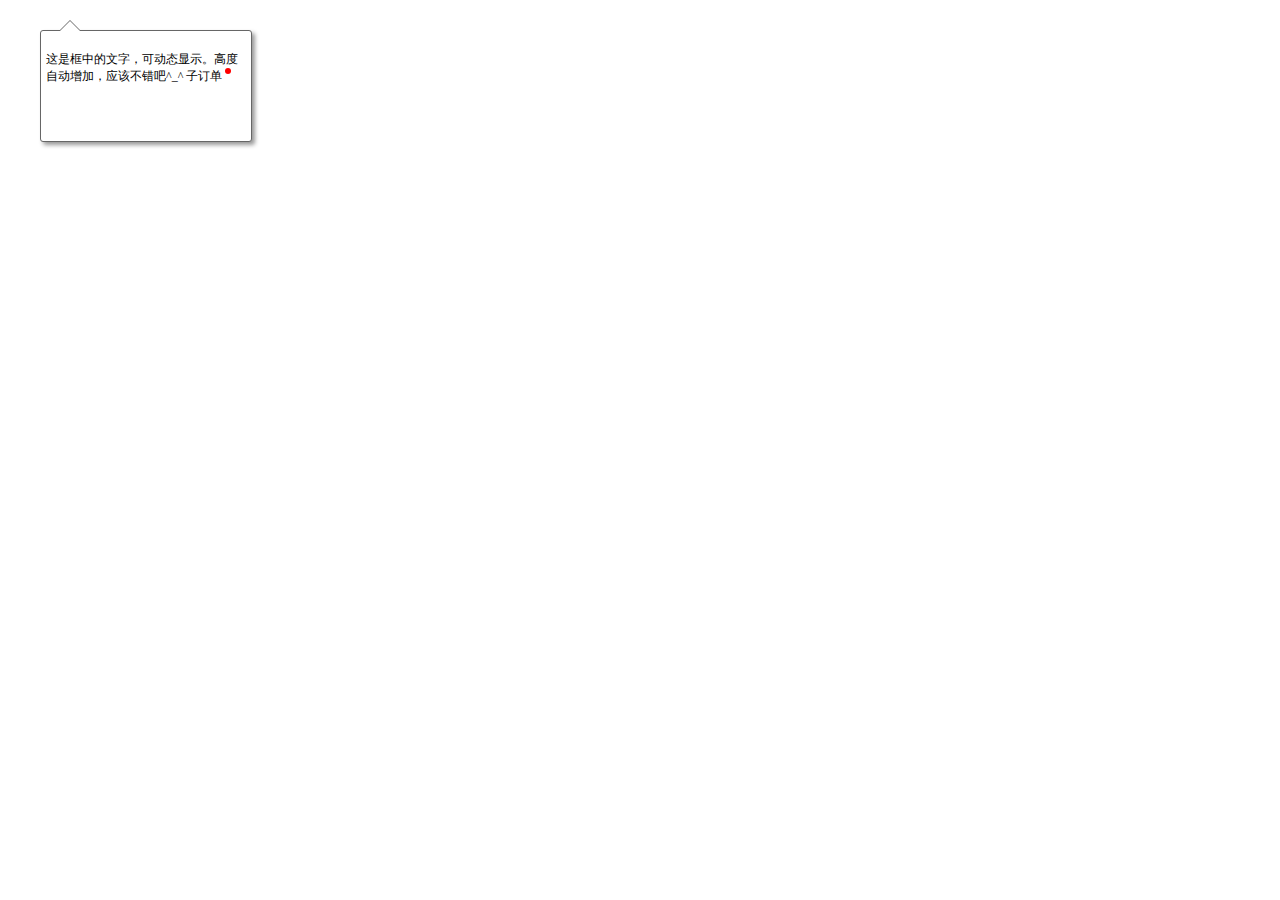
<file: html/arr.html>
<html>
<head>
    <title>纯CSS无图片带箭头的DIV方框</title>
    <meta charset="UTF-8">
    <style>
        div.container{position:absolute;
            top:30px;
            left:40px;
            font-size: 9pt;
            display:block;
            height:100px;
            width:200px;
            background-color:transparent;
            *border:1px solid #666;
        }
        s{
            position:absolute;
            top:-20px;
            *top:-22px;
            left:20px;
            display:block;
            height:0;
            width:0;
            font-size: 0;
            line-height: 0;
            border-color:transparent transparent #666 transparent;
            border-style:dashed dashed solid dashed;
            border-width:10px;
        }
        i{position:absolute;
            top:-9px;
            *top:-9px;
            left:-10px;
            display:block;
            height:0;
            width:0;
            font-size: 0;
            line-height: 0;
            border-color:transparent transparent #fff transparent;
            border-style:dashed dashed solid dashed;
            border-width:10px;
        }
        .content{
            border:1px solid #666;
            -moz-border-radius:3px;
            -webkit-border-radius:3px;
            position:absolute;
            background-color:#fff;
            width:100%;
            height:100%;
            padding:5px;
            *top:-2px;
            *border-top:1px solid #666;
            *border-top:1px solid #666;
            *border-left:none;
            *border-right:none;
            *height:102px;
            box-shadow: 3px 3px 4px #999;
            -moz-box-shadow: 3px 3px 4px #999;
            -webkit-box-shadow: 3px 3px 4px #999;
            /* For IE 5.5 - 7 */
            filter: progid:DXImageTransform.Microsoft.Shadow(Strength=4, Direction=135, Color='#999999');
            /* For IE 8 */
            -ms-filter: "progid:DXImageTransform.Microsoft.Shadow(Strength=4, Direction=135, Color='#999999')";
        }
        .circle {
            vertical-align: top;
            display: inline-block;
            width: 6px;
            height: 6px;
            background: red;
            -moz-border-radius: 50px;
            -webkit-border-radius: 50px;
            border-radius: 50px;
        }
    </style>
</head>
<body>
<div class="container">
    <div class="content"><br>这是框中的文字，可动态显示。高度自动增加，应该不错吧^_^
        <a>子订单        <span class="circle"></span>
        </a>

    </div>

    <s>
        <i></i>
    </s>
</div>
<br />

</body>
</html>
</file>
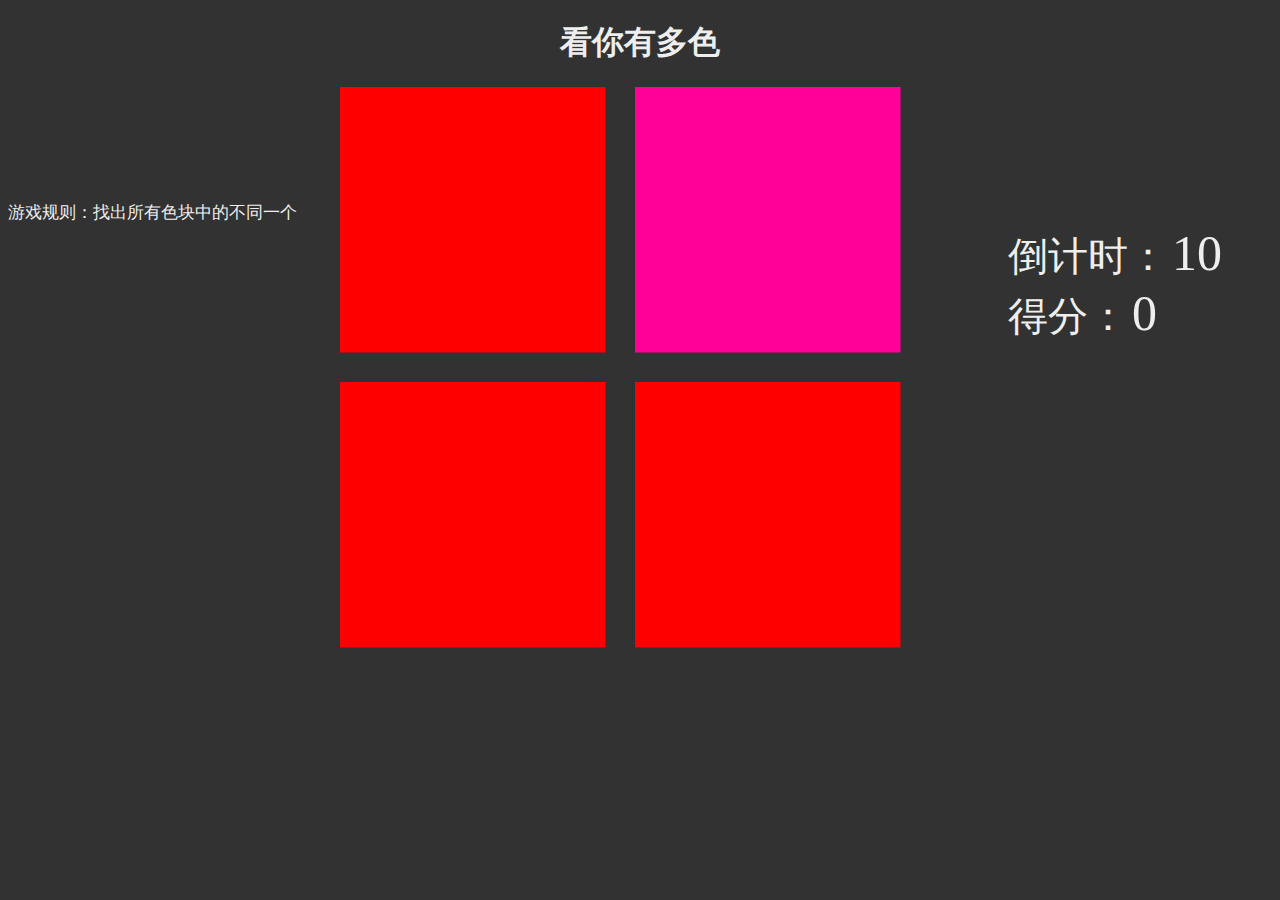
<file: html/guduqiuse.html>
<!DOCTYPE html>
<html>
<head lang="en">
    <meta charset="UTF-8">
    <title></title>
    <style>
        .no-select{
            moz-user-select: -moz-none;
            -moz-user-select: none;
            -o-user-select:none;
            -khtml-user-select:none; /* you could also put this in a class */
            -webkit-user-select:none;/* and add the CSS class here instead */
            -ms-user-select:none;
            user-select:none;/**禁止选中文字*/
        }
    </style>
</head>
<body style="background: #323232;font-family: 'Lato', Times, 'Times New Roman', serif;font-size: 16px;color: #eee;overflow-x: hidden;">
<h1 class="no-select" style="text-align: center;">看你有多色</h1>



   <div style="width:600px;margin:20px auto;">

       <canvas id="canvas" width="590" height="590"></canvas>
   </div>
<div class="no-select" style=" width:300px;position: relative;margin-top:-500px;">
    <span style="font-size: 17px;">游戏规则：找出所有色块中的不同一个</span><br>

</div>
<div class="no-select" style="position: relative;margin-left:1000px;">

    <span style="font-size: 40px;">倒计时：</span>
    <span id="timeCount" style="font-size: 50px;">10</span><br>
    <span style="font-size: 40px;">得分：</span>
    <span id="score" style="font-size: 50px;">0</span>

</div>

   <script src="../js/jquery-1.7.2.min.js"></script>
   <script src="../js/guduqiuse.js"></script>
</body>
</html>
</file>
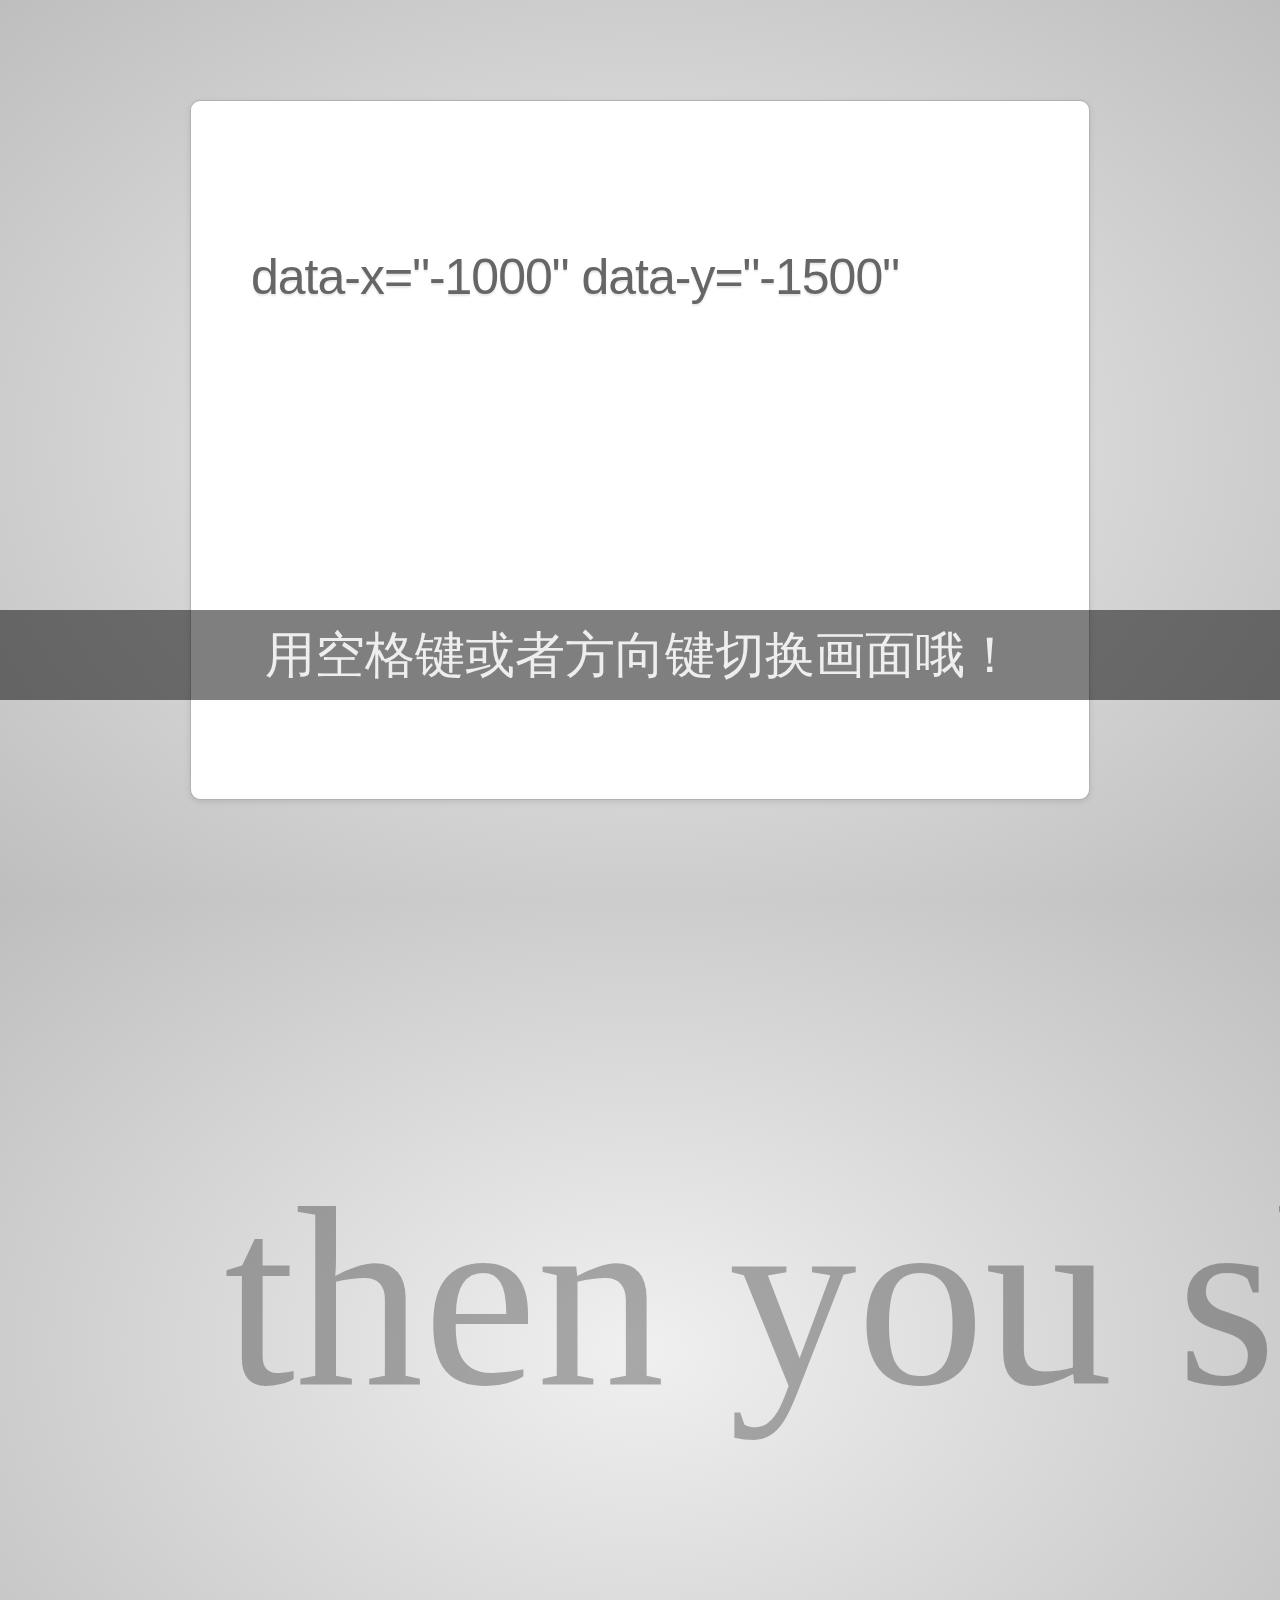
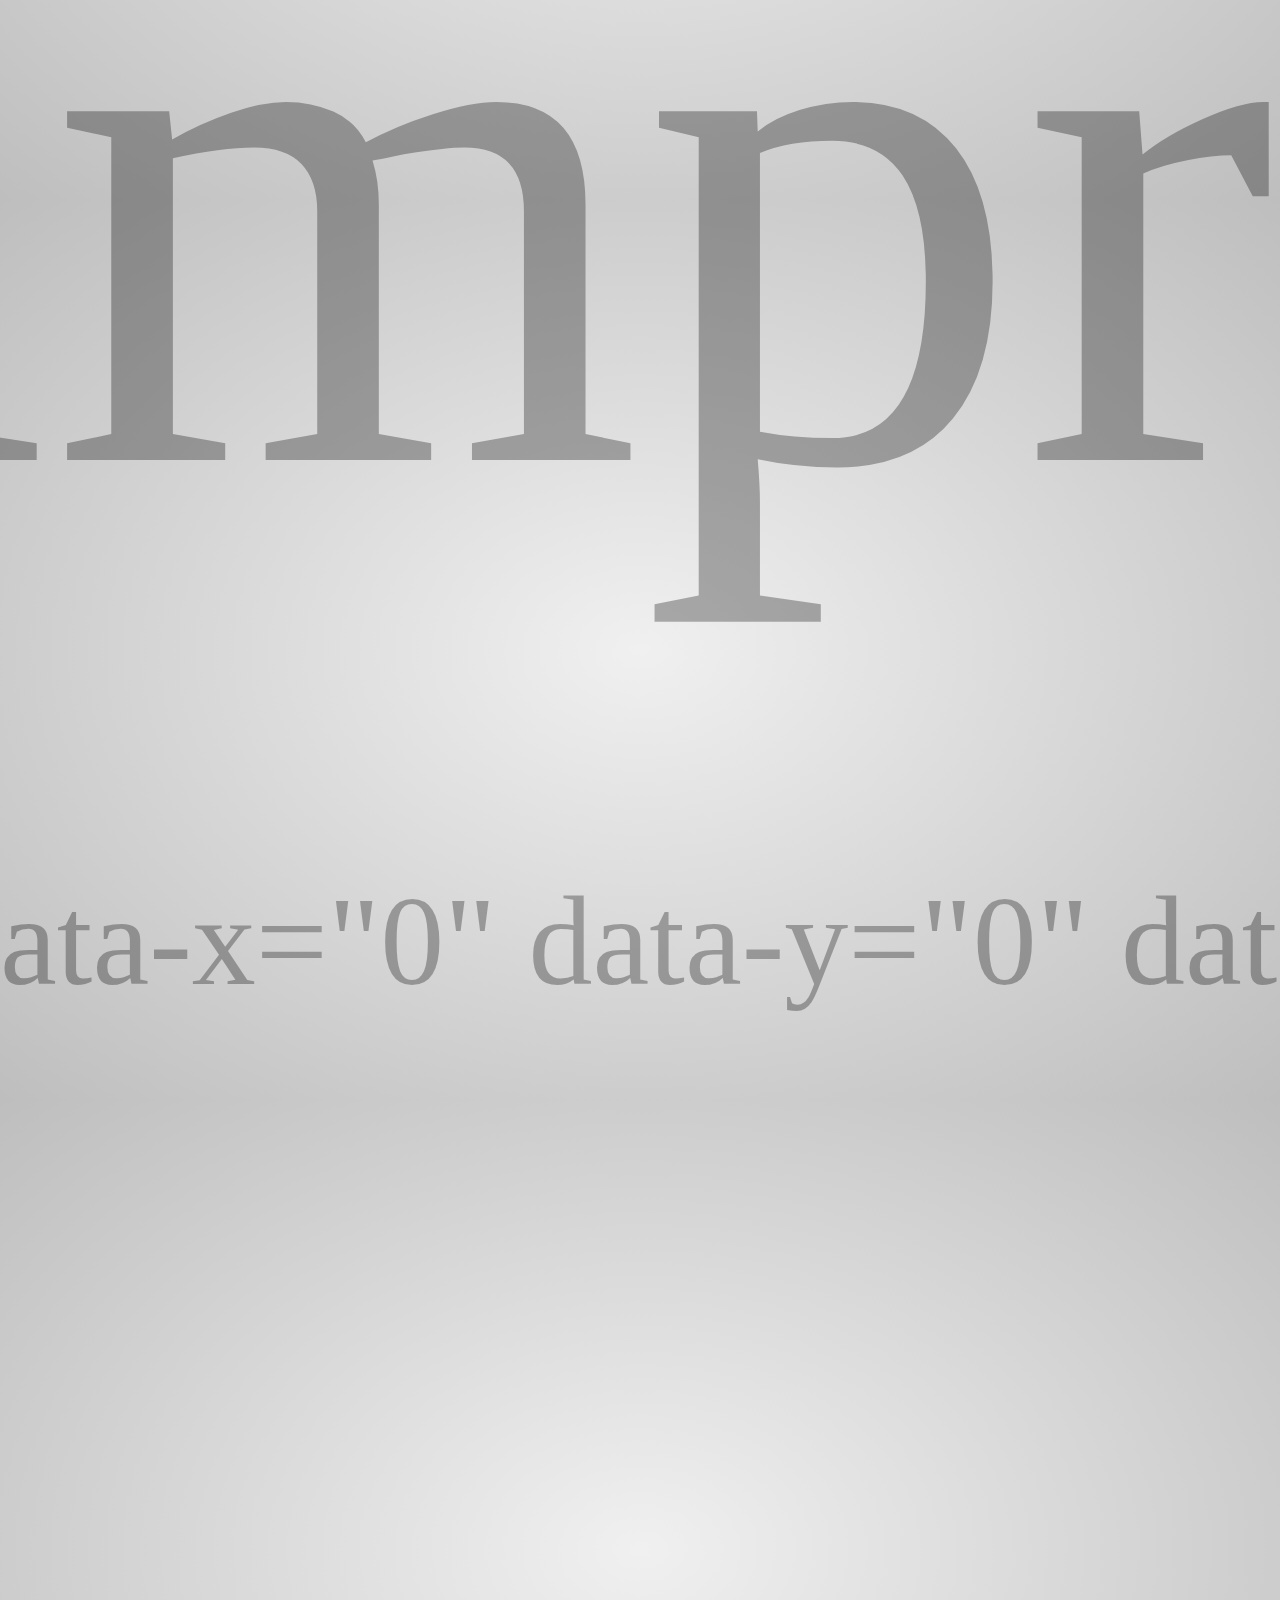
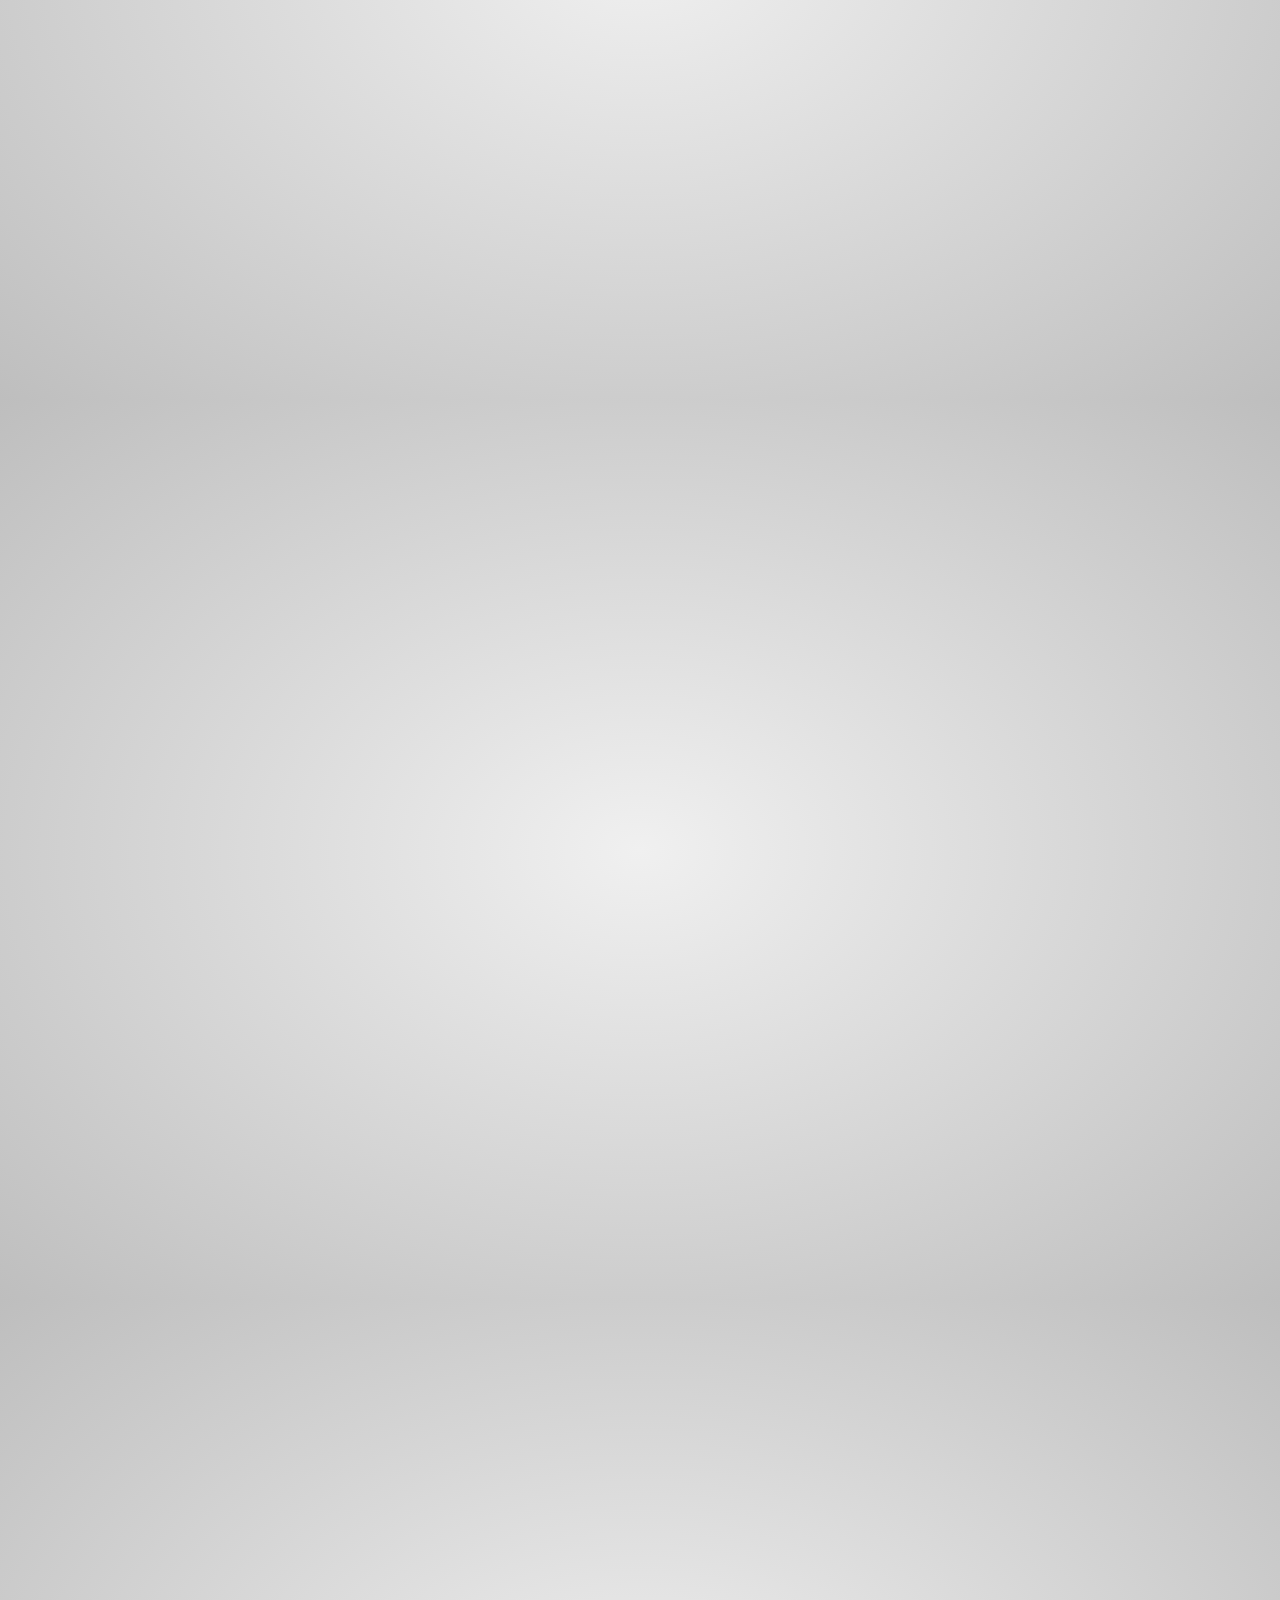
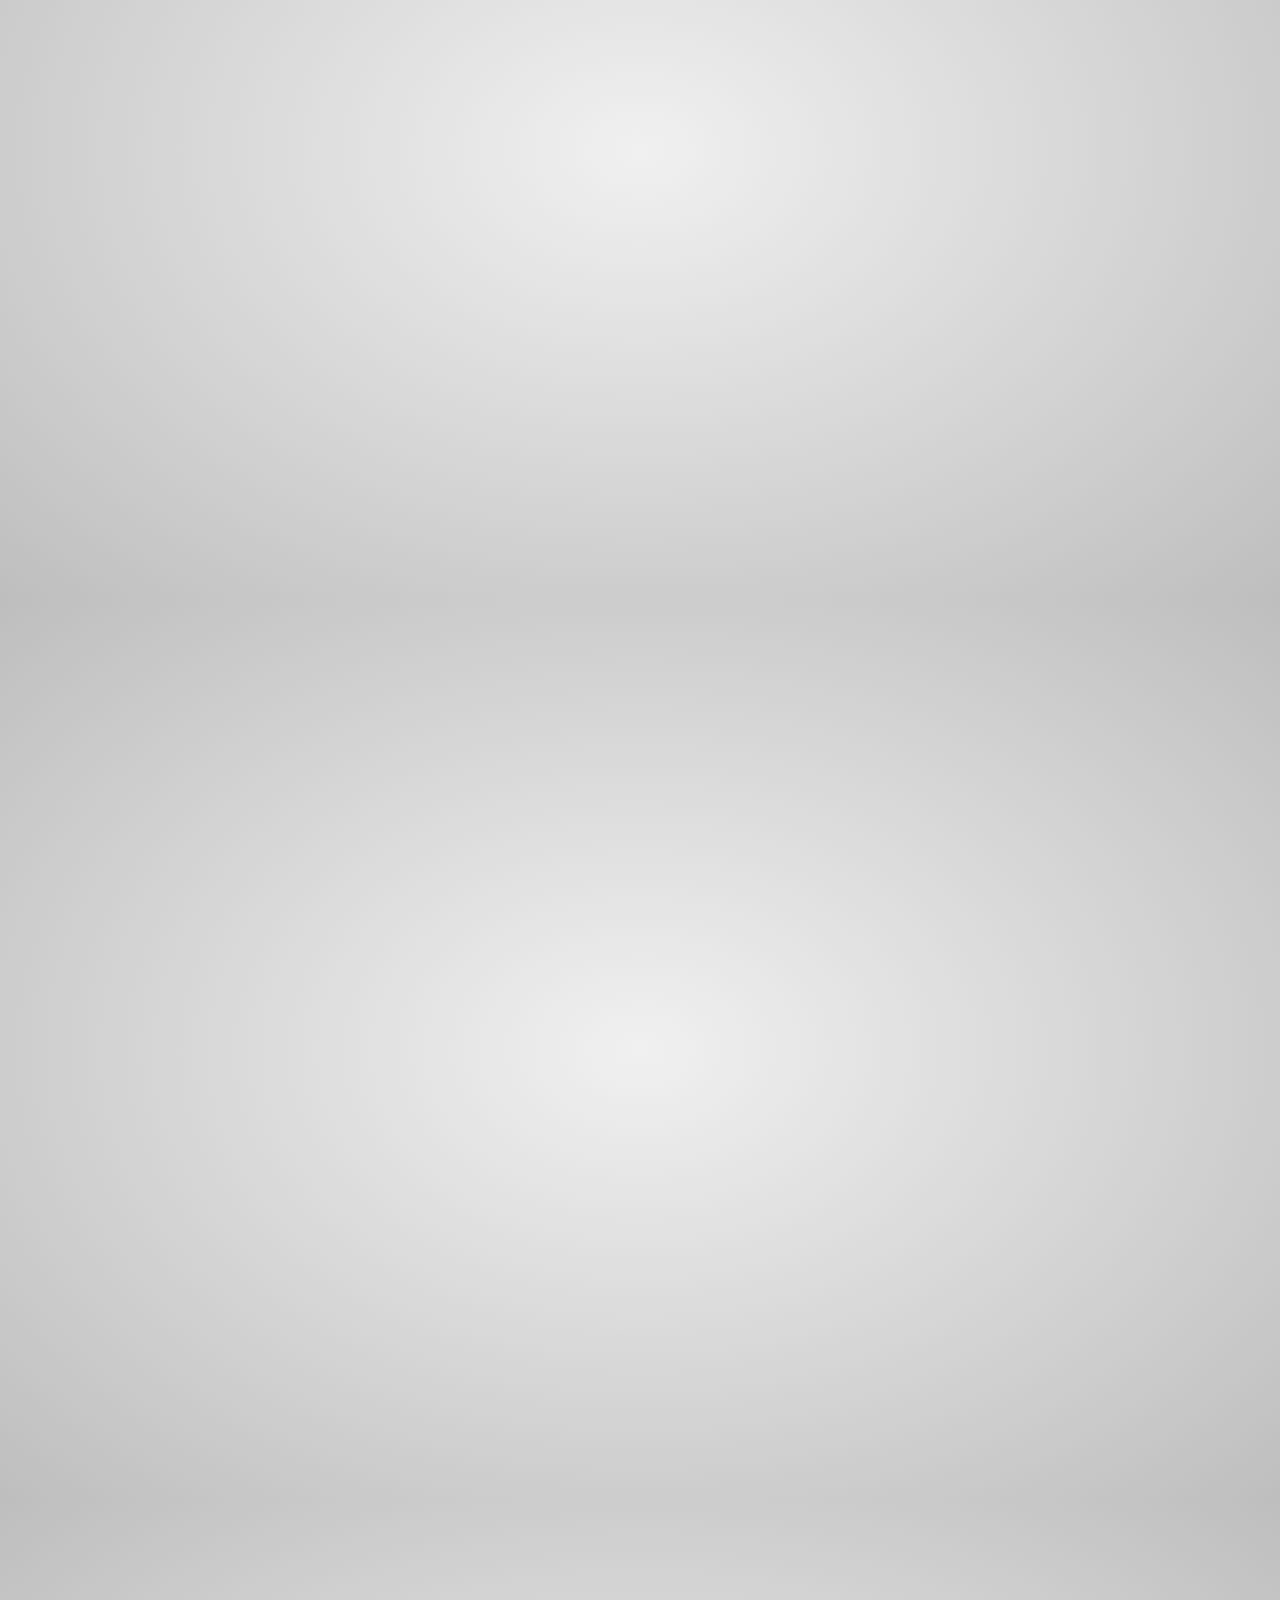
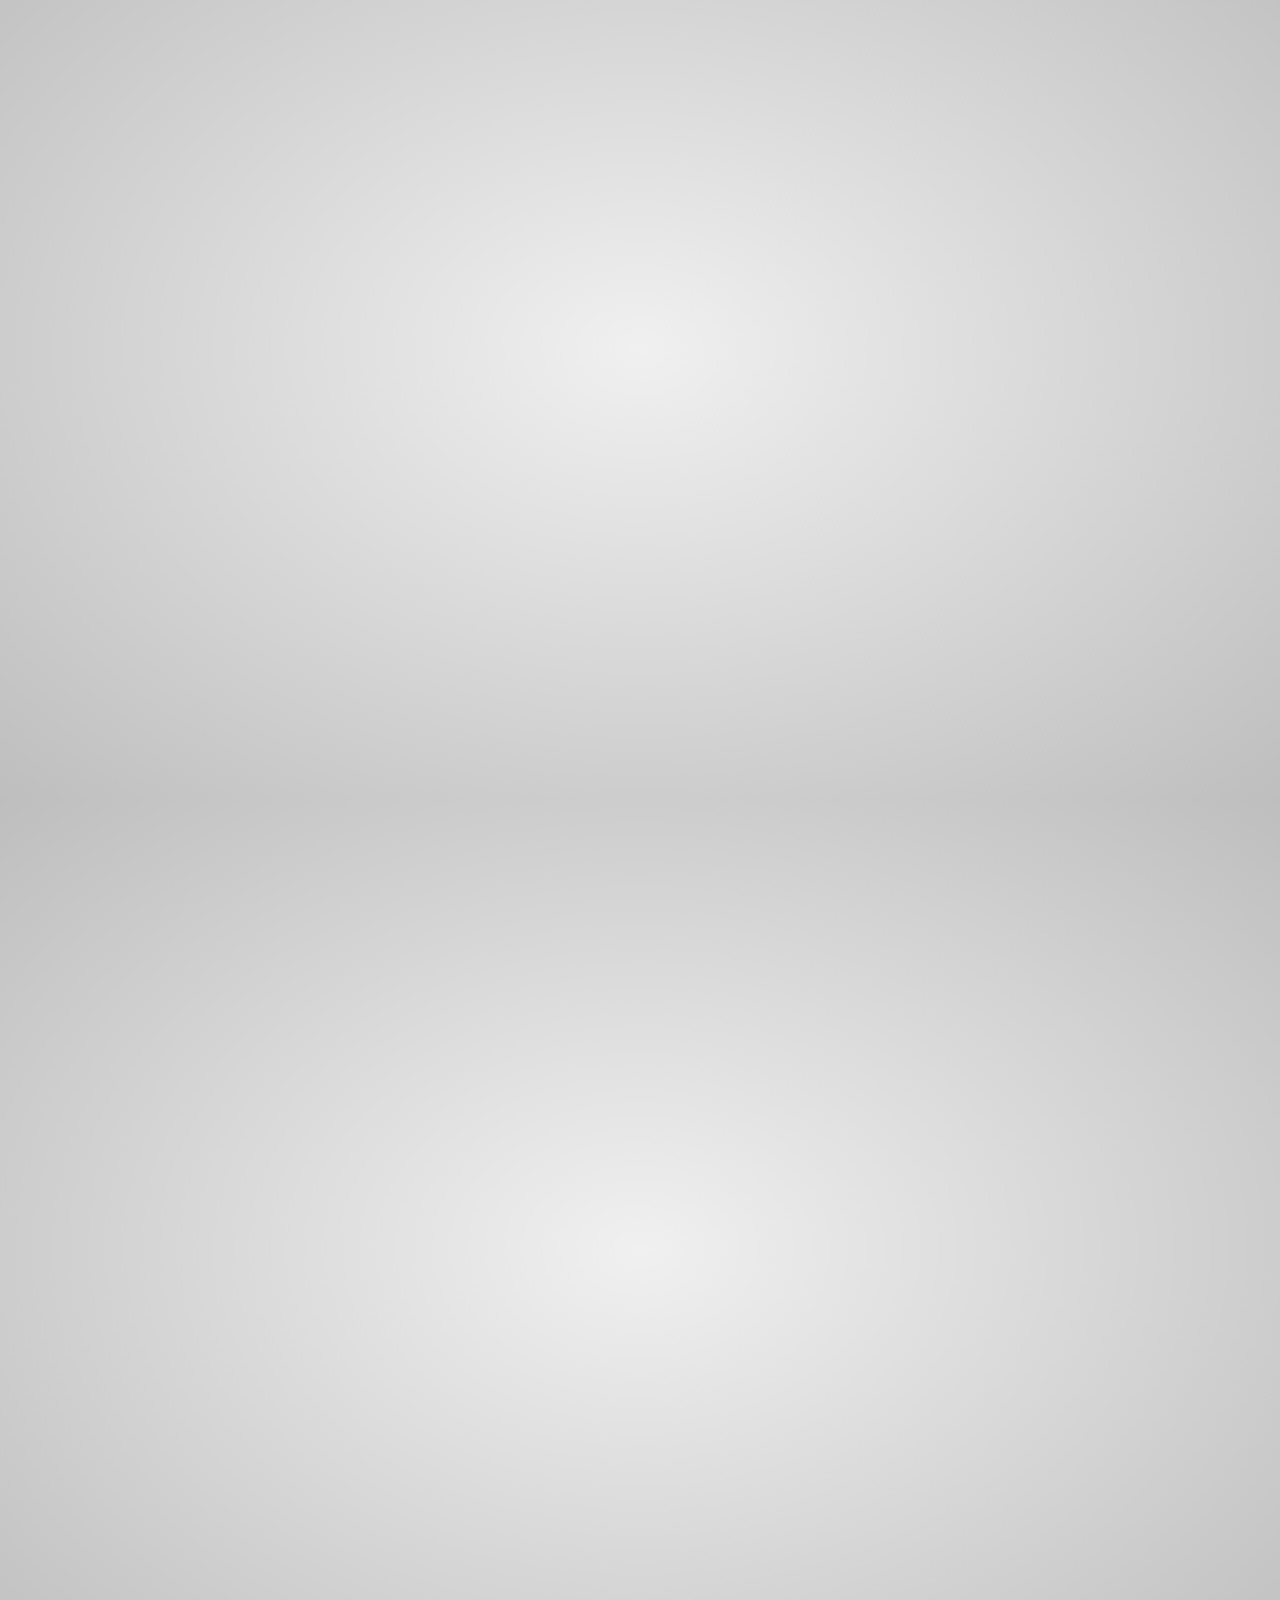
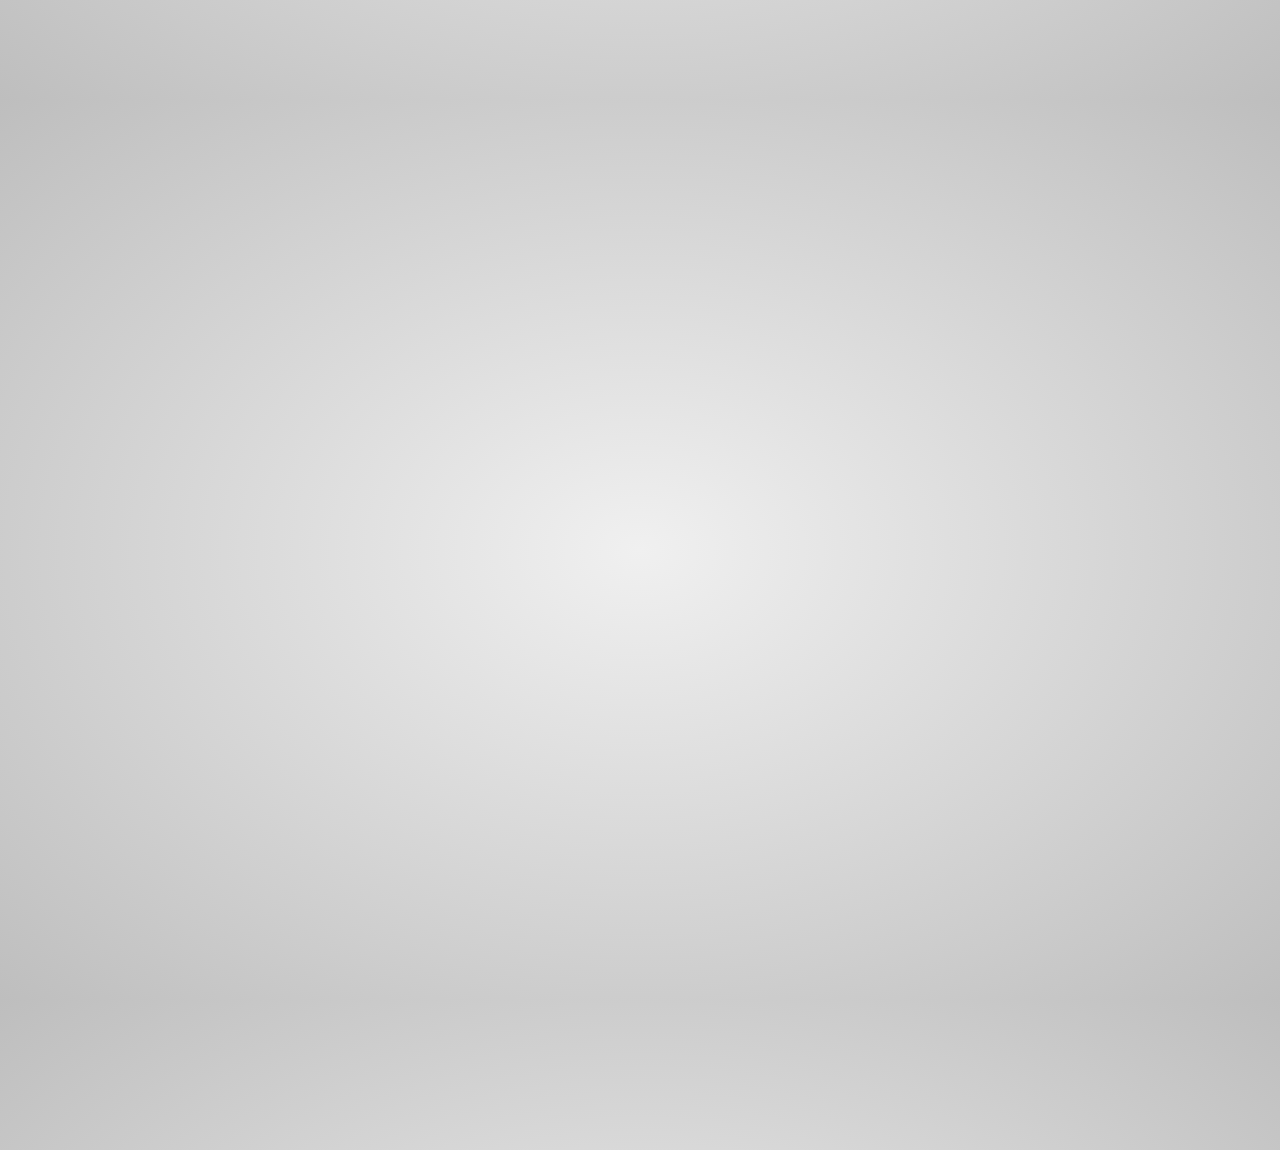
<file: html/impressJS.html>
<!DOCTYPE html>
<html>
<head lang="en">
    <meta charset="UTF-8">
    <title></title>
    <link href="../ui/impress.js-master/css/impress-demo.css" rel="stylesheet">

</head>

<body class="impress-not-supported">

<!--
    For example this fallback message is only visible when there is `impress-not-supported` class on body.
-->
<div class="fallback-message">
    <p>Your browser <b>doesn't support the features required</b> by impress.js, so you are presented with a simplified version of this presentation.</p>
    <p>For the best experience please use the latest <b>Chrome</b>, <b>Safari</b> or <b>Firefox</b> browser.</p>
</div>

<!--
data-x = 幻灯片的x坐标
data-y = 幻灯片的y坐标
data-scale = 通过指定一个值来进行缩放，data-scale为5则将会在你幻灯片原始尺寸基础放大5倍
data-rotate = 通过一个数字度数来确定旋转你的幻灯片
data-rotate-x = 为3D用，这个数字度数是它应该相对x轴旋转多少度。（前倾/后仰）
data-rotate-y = 为3D用，这个数字度数是它应该相对y轴旋转多少度。 （左摆/右摆）
data-rotate-z = 为3D用，这个数字度数是它应该相对z轴旋转多少度。
    Now that's the core element used by impress.js.

    That's the wrapper for your presentation steps. In this element all the impress.js magic happens.
    It doesn't have to be a `<div>`. Only `id` is important here as that's how the script find it.

    You probably won't need it now, but there are some configuration options that can be set on this element.

    To change the duration of the transition between slides use `data-transition-duration="2000"` giving it
    a number of ms. It defaults to 1000 (1s).

    You can also control the perspective with `data-perspective="500"` giving it a number of pixels.
    It defaults to 1000. You can set it to 0 if you don't want any 3D effects.
    If you are willing to change this value make sure you understand how CSS perspective works:
    https://developer.mozilla.org/en/CSS/perspective

    But as I said, you won't need it for now, so don't worry - there are some simple but interesting things
    right around the corner of this tag ;)

-->
<div id="impress">

    <!--

        Here is where interesting thing start to happen.

        Each step of the presentation should be an element inside the `#impress` with a class name
        of `step`. These step elements are positioned, rotated and scaled by impress.js, and
        the 'camera' shows them on each step of the presentation.

        Positioning information is passed through data attributes.

        In the example below we only specify x and y position of the step element with `data-x="-1000"`
        and `data-y="-1500` attributes. This means that **the center** of the element (yes, the center)
        will be positioned in point x = -1000px and y = -1500px of the presentation 'canvas'.

        It will not be rotated or scaled.

    -->
    <div id="bored" class="step slide" data-x="-1000" data-y="-1500">
        <q>data-x="-1000" data-y="-1500"</q>
    </div>

    <!--

        The `id` attribute of the step element is used to identify it in the URL, but it's optional.
        If it is not defined, it will get a default value of `step-N` where N is a number of slide.

        So in the example below it'll be `step-2`.

        The hash part of the url when this step is active will be `#/step-2`.

        You can also use `#step-2` in a link, to point directly to this particular step.

        Please note, that while `#/step-2` (with slash) would also work in a link it's not recommended.
        Using classic `id`-based links like `#step-2` makes these links usable also in fallback mode.

    -->
    <div class="step slide" data-x="0" data-y="-1500" data-rotate-x="90" data-rotate-y="-90" data-rotate-z="90" >
        <q>data-x="0" data-y="-1500"</q>
    </div>

    <div class="step slide" data-x="1000" data-y="-1500">
        <q>data-x="1000" data-y="-1500"</q>
    </div>

    <!--

        This is an example of step element being scaled.

        Again, we use a `data-` attribute, this time it's `data-scale="4"`, so it means that this
        element will be 4 times larger than the others.
        From presentation and transitions point of view it means, that it will have to be scaled
        down (4 times) to make it back to its correct size.

    -->
    <div id="title" class="step" data-x="0" data-y="0" data-scale="4">
        <span class="try">then you should try</span>
        <h1>impress.js<sup>*</sup></h1>
        <span class="footnote"><sup>*</sup> data-x="0" data-y="0" data-scale="4"</span>
    </div>

    <!--

        This element introduces rotation.

        Notation shouldn't be a surprise. We use `data-rotate="90"` attribute, meaning that this
        element should be rotated by 90 degrees clockwise.

    -->
    <div id="its" class="step" data-x="850" data-y="3000" data-rotate="90" data-scale="5">
        <p>It's a <strong>presentation tool</strong> <br/>
            data-x="850" data-y="3000" data-rotate="90" data-scale="5"</p>
    </div>

    <div id="big" class="step" data-x="3500" data-y="2100" data-rotate="180" data-scale="6">
        <p>
            data-x="3500" data-y="2100" data-rotate="180" data-scale="6"
            <!--visualize your <b>big</b> <span class="thoughts">thoughts</span>-->
        </p>
    </div>

    <!--

        And now it gets really exciting! We move into third dimension!

        Along with `data-x` and `data-y`, you can define the position on third (Z) axis, with
        `data-z`. In the example below we use `data-z="-3000"` meaning that element should be
        positioned far away from us (by 3000px).

    -->
    <div id="tiny" class="step" data-x="2825" data-y="2325" data-z="-3000" data-rotate="300" data-scale="1">
        <p>data-x="2825" data-y="2325" data-z="-3000" data-rotate="300" data-scale="1"</p>
    </div>

    <!--

        This step here doesn't introduce anything new when it comes to data attributes, but you
        should notice in the demo that some words of this text are being animated.
        It's a very basic CSS transition that is applied to the elements when this step element is
        reached.

        At the very beginning of the presentation all step elements are given the class of `future`.
        It means that they haven't been visited yet.

        When the presentation moves to given step `future` is changed to `present` class name.
        That's how animation on this step works - text moves when the step has `present` class.

        Finally when the step is left the `present` class is removed from the element and `past`
        class is added.

        So basically every step element has one of three classes: `future`, `present` and `past`.
        Only one current step has the `present` class.

    -->
    <div id="ing" class="step" data-x="3500" data-y="-850" data-rotate="270" data-scale="6">
        <p>by <b class="positioning">positioning</b>, <b class="rotating">rotating</b> and <b class="scaling">scaling</b> them on an infinite canvas</p>
    </div>

    <div id="imagination" class="step" data-x="6700" data-y="-300" data-scale="6">
        <p>
            data-x="6700" data-y="-300" data-scale="6"
        </p>
        <!--<p>the only <b>limit</b> is your <b class="imagination">imagination</b></p>-->
    </div>

    <div id="source" class="step" data-x="6300" data-y="2000" data-rotate="20" data-scale="4">
        <!--<p>want to know more?</p>-->
        <!--<q><a href="http://github.com/bartaz/impress.js">use the source</a>, Luke!</q>-->
   <!---->
        <p>
            data-x="6300" data-y="2000" data-rotate="20" data-scale="4"
        </p>
    </div>

    <div id="one-more-thing" class="step" data-x="6000" data-y="4000" data-scale="2">
        <p>one more thing...data-x="6000" data-y="4000" data-scale="2"</p>
    </div>

    <!--

        And the last one shows full power and flexibility of impress.js.

        You can not only position element in 3D, but also rotate it around any axis.
        So this one here will get rotated by -40 degrees (40 degrees anticlockwise) around X axis and
        10 degrees (clockwise) around Y axis.

        You can of course rotate it around Z axis with `data-rotate-z` - it has exactly the same effect
        as `data-rotate` (these two are basically aliases).

    -->
    <div id="its-in-3d" class="step" data-x="6200" data-y="4300" data-z="-100" data-rotate-x="-40" data-rotate-y="10" data-scale="2">
        <!--<p><span class="have">have</span> <span class="you">you</span> <span class="noticed">noticed</span> <span class="its">it's</span> <span class="in">in</span> <b>3D<sup>*</sup></b>?</p>-->
        <!--<span class="footnote">* beat that, prezi ;)</span>-->
        <p>
            data-x="6200" data-y="4300" data-z="-100" data-rotate-x="-40" data-rotate-y="10" data-scale="2"
        </p>
    </div>

    <!--

        So to make a summary of all the possible attributes used to position presentation steps, we have:

        * `data-x`, `data-y`, `data-z` - they define the position of **the center** of step element on
            the canvas in pixels; their default value is 0;
        * `data-rotate-x`, `data-rotate-y`, 'data-rotate-z`, `data-rotate` - they define the rotation of
            the element around given axis in degrees; their default value is 0; `data-rotate` and `data-rotate-z`
            are exactly the same;
        * `data-scale` - defines the scale of step element; default value is 1

        These values are used by impress.js in CSS transformation functions, so for more information consult
        CSS transfrom docs: https://developer.mozilla.org/en/CSS/transform

    -->
    <div id="zb" class="step" data-x="8000" data-y="4500" data-rotate="270" data-scale="6">
        <p><b class="positioning">**</b>也是需要有 <span class="kroate">dsaf</span>的！</p>

    </div>
    <div id="overview" class="step" data-x="3000" data-y="1500" data-scale="10">

    </div>


</div>

<!--

    Hint is not related to impress.js in any way.

    But it can show you how to use impress.js features in creative way.

    When the presentation step is shown (selected) its element gets the class of "active" and the body element
    gets the class based on active step id `impress-on-ID` (where ID is the step's id)... It may not be
    so clear because of all these "ids" in previous sentence, so for example when the first step (the one with
    the id of `bored`) is active, body element gets a class of `impress-on-bored`.

    This class is used by this hint below. Check CSS file to see how it's shown with delayed CSS animation when
    the first step of presentation is visible for a couple of seconds.

    ...

    And when it comes to this piece of JavaScript below ... kids, don't do this at home ;)
    It's just a quick and dirty workaround to get different hint text for touch devices.
    In a real world it should be at least placed in separate JS file ... and the touch content should be
    probably just hidden somewhere in HTML - not hard-coded in the script.

    Just sayin' ;)

-->
<div class="hint">
    <p>用空格键或者方向键切换画面哦！</p>
</div>

<script>
    if ("ontouchstart" in document.documentElement) {
        document.querySelector(".hint").innerHTML = "<p>Tap on the left or right to navigate</p>";
    }
</script>

<script src="../ui/impress.js-master/js/impress.js"></script>
<script>impress().init();</script>

</body>
</html>
</file>
<file: css/main.css>
/*! HTML5 Boilerplate v4.3.0 | MIT License | http://h5bp.com/ */

/*
 * What follows is the result of much research on cross-browser styling.
 * Credit left inline and big thanks to Nicolas Gallagher, Jonathan Neal,
 * Kroc Camen, and the H5BP dev community and team.
 */

/* ==========================================================================
   Base styles: opinionated defaults
   ========================================================================== */

html,
button,
input,
select,
textarea {
    color: #222;
}

html {
    font-size: 1em;
    line-height: 1.4;
}


/*
 * Remove text-shadow in selection highlight: h5bp.com/i
 * These selection rule sets have to be separate.
 * Customize the background color to match your design.
 */

::-moz-selection {
    background: #b3d4fc;
    text-shadow: none;
}

::selection {
    background: #b3d4fc;
    text-shadow: none;
}

/*
 * A better looking default horizontal rule
 */

hr {
    display: block;
    height: 1px;
    border: 0;
    border-top: 1px solid #ccc;
    margin: 1em 0;
    padding: 0;
}

/*
 * Remove the gap between images, videos, audio and canvas and the bottom of
 * their containers: h5bp.com/i/440
 */

audio,
canvas,
img,
video {
    vertical-align: middle;
}

/*
 * Remove default fieldset styles.
 */

fieldset {
    border: 0;
    margin: 0;
    padding: 0;
}

/*
 * Allow only vertical resizing of textareas.
 */

textarea {
    resize: vertical;
}

/* ==========================================================================
   Browse Happy prompt
   ========================================================================== */

.browsehappy {
    margin: 0.2em 0;
    background: #ccc;
    color: #000;
    padding: 0.2em 0;
}

/* ==========================================================================
   Author's custom styles
   ========================================================================== */

















/* ==========================================================================
   Helper classes
   ========================================================================== */

/*
 * Image replacement
 */

.ir {
    background-color: transparent;
    border: 0;
    overflow: hidden;
    /* IE 6/7 fallback */
    *text-indent: -9999px;
}

.ir:before {
    content: "";
    display: block;
    width: 0;
    height: 150%;
}

/*
 * Hide from both screenreaders and browsers: h5bp.com/u
 */

.hidden {
    display: none !important;
    visibility: hidden;
}

/*
 * Hide only visually, but have it available for screenreaders: h5bp.com/v
 */

.visuallyhidden {
    border: 0;
    clip: rect(0 0 0 0);
    height: 1px;
    margin: -1px;
    overflow: hidden;
    padding: 0;
    position: absolute;
    width: 1px;
}

/*
 * Extends the .visuallyhidden class to allow the element to be focusable
 * when navigated to via the keyboard: h5bp.com/p
 */

.visuallyhidden.focusable:active,
.visuallyhidden.focusable:focus {
    clip: auto;
    height: auto;
    margin: 0;
    overflow: visible;
    position: static;
    width: auto;
}

/*
 * Hide visually and from screenreaders, but maintain layout
 */

.invisible {
    visibility: hidden;
}

/*
 * Clearfix: contain floats
 *
 * For modern browsers
 * 1. The space content is one way to avoid an Opera bug when the
 *    `contenteditable` attribute is included anywhere else in the document.
 *    Otherwise it causes space to appear at the top and bottom of elements
 *    that receive the `clearfix` class.
 * 2. The use of `table` rather than `block` is only necessary if using
 *    `:before` to contain the top-margins of child elements.
 */

.clearfix:before,
.clearfix:after {
    content: " "; /* 1 */
    display: table; /* 2 */
}

.clearfix:after {
    clear: both;
}

/*
 * For IE 6/7 only
 * Include this rule to trigger hasLayout and contain floats.
 */

.clearfix {
    *zoom: 1;
}

/* ==========================================================================
   EXAMPLE Media Queries for Responsive Design.
   These examples override the primary ('mobile first') styles.
   Modify as content requires.
   ========================================================================== */

@media only screen and (min-width: 35em) {
    /* Style adjustments for viewports that meet the condition */
}

@media print,
       (-o-min-device-pixel-ratio: 5/4),
       (-webkit-min-device-pixel-ratio: 1.25),
       (min-resolution: 120dpi) {
    /* Style adjustments for high resolution devices */
}

/* ==========================================================================
   Print styles.
   Inlined to avoid required HTTP connection: h5bp.com/r
   ========================================================================== */

@media print {
    * {
        background: transparent !important;
        color: #000 !important; /* Black prints faster: h5bp.com/s */
        box-shadow: none !important;
        text-shadow: none !important;
    }

    a,
    a:visited {
        text-decoration: underline;
    }

    a[href]:after {
        content: " (" attr(href) ")";
    }

    abbr[title]:after {
        content: " (" attr(title) ")";
    }

    /*
     * Don't show links for images, or javascript/internal links
     */

    .ir a:after,
    a[href^="javascript:"]:after,
    a[href^="#"]:after {
        content: "";
    }

    pre,
    blockquote {
        border: 1px solid #999;
        page-break-inside: avoid;
    }

    thead {
        display: table-header-group; /* h5bp.com/t */
    }

    tr,
    img {
        page-break-inside: avoid;
    }

    img {
        max-width: 100% !important;
    }

    @page {
        margin: 0.5cm;
    }

    p,
    h2,
    h3 {
        orphans: 3;
        widows: 3;
    }

    h2,
    h3 {
        page-break-after: avoid;
    }
}
/* webkit, opera, IE9 */
/*选中文字后的效果*/
.selectedBackground{font-size: 20px;font-weight: 700;}
.selectedBackground::selection { background:#adff2f; color: #ffffff;}
/* mozilla firefox */
.selectedBackground::-moz-selection { background:lightblue; }

.hover-expend{float: left;width: 200px;height: 200px;background-color:#adff2f;margin-right: 20px;}
.show-detail{position:absolute;background-color: rgba(100,100,100,0.4)}

#hover-loading:hover{background-image: url("../img/task.jpg");}
.progress{
    height: 20px;
    margin-bottom: 20px;
    overflow: hidden;
    background-color: #f5f5f5;
    border-radius: 4px;
    -webkit-box-shadow: inset 0 1px 2px rgba(0,0,0,0.1);
    box-shadow: inset 0 1px 2px rgba(0,0,0,0.1);
}
.progress-bar {
    float: left;
    width: 0;
    height: 100%;
    font-size: 12px;
    line-height: 20px;
    color: #fff;
    text-align: center;
    background-color: #428bca;
    -webkit-box-shadow: inset 0 -1px 0 rgba(0,0,0,0.15);
    box-shadow: inset 0 -1px 0 rgba(0,0,0,0.15);
    -webkit-transition: width .6s ease;
    transition: width .6s ease;
}
.loginNode{
    width: 92px;
    height: 26px;
    cursor: pointer;
    display: block;
    background-image: url("../img/login-node.png");
}

#close-r{
    margin: 0 auto;
    width:20px;
    height:20px;
    background:yellow;
    transition:width 2s, height 2s;
    -moz-transition:width 2s, height 2s, -moz-transform 2s; /* Firefox 4 */
    -webkit-transition:width 1s, height 1s, -webkit-transform 2s; /* Safari and Chrome */
    -o-transition:width 2s, height 2s, -o-transform 2s; /* Opera */}
#close-r:hover{
    transform:rotate(180deg);
    -moz-transform:rotate(180deg); /* Firefox 4 */
    -webkit-transform:rotate(180deg); /* Safari and Chrome */
    -o-transform:rotate(180deg); /* Opera */

}

#scroll-show{
    color: #ffffff;
    margin:40px auto;
    background: url("../img/parallax1.jpg") no-repeat fixed left center;
    height: 700px;
}

#transform-div{
    width: 200px;
    height: 100px;
    border: #ffc814 1px solid;

    transition:width 2s, height 2s;
    -moz-transition:width 2s, height 2s, -moz-transform 2s; /* Firefox 4 */
    -webkit-transition:width 1s, height 1s, -webkit-transform 2s; /* Safari and Chrome */
    -o-transition:width 2s, height 2s, -o-transform 2s; /* Opera */
}

/*#transform-div:hover{*/
    /*transform:rotate(180deg);*/
    /*-moz-transform:rotate(180deg); *//* Firefox 4 */
    /*-webkit-transform:skew(100deg,100deg); *//* Safari and Chrome */
    /*-o-transform:rotate(180deg); *//* Opera */
/*}*/
.parent {
    perspective: 1000px;
    width: 100%;
    height: 100%;
}

.child {
    width: 400px;
    height: 400px;
    border: 1px solid white;
    top: calc(50% - 200px);
    left: calc(50% - 200px);
    position: absolute;
}

/*子订单样式*/
#order-detail-container{border: 1px solid #999;width: 260px;height:auto;background-color: #ffffff;box-shadow: 2px 2px 1px #D1D1D1}
.order-table-department{width:70px;}
.order-table-number{width:40px;}
.order-table-state{width:70px;}
.order-table-detail{width:70px;}
#order-detail-table{margin: 4px auto;color: #9c9c9c;text-align: center;}
/*箭头*/
.arr{height:0;width:0;font-size: 0;border-color: transparent transparent #999 transparent;border-width: 10px;border-style: solid;position: absolute;top: -20px;left: 108px;}
.arr-white{position: absolute; top: -9px;left: -10px;border-width: 10px;border-color: transparent transparent #ffffff transparent;border-style: solid;}
</file>
<file: css/forkit.css>
* {
	margin: 0px;
	padding: 0px;

	-webkit-box-sizing: border-box;
	   -moz-box-sizing: border-box;
	        box-sizing: border-box;
}

.forkit {
	position: fixed;
	right: 0;
	top: 0;

	width: 200px;
	height: 150px;

	font-family: 'Lato', sans-serif;
	text-decoration: none;
}
	.forkit .tag {
		display: block;
		height: 30px;
		width: 200px;

		color: #fff;
		background: #aa0000;
		text-align: center;
		font-size: 13px;
		font-weight: bold;
		line-height: 30px;
		box-shadow: 0px 0px 10px rgba( 0, 0, 0, 0.4 );

		-webkit-transform-origin: 15px 0px;
		   -moz-transform-origin: 15px 0px;
		    -ms-transform-origin: 15px 0px;
		     -o-transform-origin: 15px 0px;
		        transform-origin: 15px 0px;
	}
	.forkit .tag:after {
		content: '';
		display: block;
		position: absolute;
		top: 0;
		left: 0;
		width: 196px;
		height: 26px;
		margin: 1px;
		border: 1px solid rgba( 255, 255, 255, 0.4 );
	}
	.forkit .string {
		display: block;
		height: 1px;
		width: 0px;
		position: absolute;

		background: rgba( 255, 255, 255, 0.7 );
		box-shadow: 0px 0px 10px rgba( 0, 0, 0, 0.4 );

		-webkit-transform-origin: 0px 0px;
		   -moz-transform-origin: 0px 0px;
		    -ms-transform-origin: 0px 0px;
		     -o-transform-origin: 0px 0px;
		        transform-origin: 0px 0px;
	}


.forkit-curtain {
	position: fixed;
	width: 100%;
	height: 100%;
	top: -100%;
}
</file>
<file: ui/impress.js-master/css/impress-demo.css>
/*
    So you like the style of impress.js demo?
    Or maybe you are just curious how it was done?

    You couldn't find a better place to find out!

    Welcome to the stylesheet impress.js demo presentation.

    Please remember that it is not meant to be a part of impress.js and is
    not required by impress.js.
    I expect that anyone creating a presentation for impress.js would create
    their own set of styles.

    But feel free to read through it and learn how to get the most of what
    impress.js provides.

    And let me be your guide.

    Shall we begin?
*/


/*
    We start with a good ol' reset.
    That's the one by Eric Meyer http://meyerweb.com/eric/tools/css/reset/

    You can probably argue if it is needed here, or not, but for sure it
    doesn't do any harm and gives us a fresh start.
*/

html, body, div, span, applet, object, iframe,
h1, h2, h3, h4, h5, h6, p, blockquote, pre,
a, abbr, acronym, address, big, cite, code,
del, dfn, em, img, ins, kbd, q, s, samp,
small, strike, strong, sub, sup, tt, var,
b, u, i, center,
dl, dt, dd, ol, ul, li,
fieldset, form, label, legend,
table, caption, tbody, tfoot, thead, tr, th, td,
article, aside, canvas, details, embed,
figure, figcaption, footer, header, hgroup,
menu, nav, output, ruby, section, summary,
time, mark, audio, video {
    margin: 0;
    padding: 0;
    border: 0;
    font-size: 100%;
    font: inherit;
    vertical-align: baseline;
}

/* HTML5 display-role reset for older browsers */
article, aside, details, figcaption, figure,
footer, header, hgroup, menu, nav, section {
    display: block;
}
body {
    line-height: 1;
}
ol, ul {
    list-style: none;
}
blockquote, q {
    quotes: none;
}
blockquote:before, blockquote:after,
q:before, q:after {
    content: '';
    content: none;
}

table {
    border-collapse: collapse;
    border-spacing: 0;
}

/*
    Now here is when interesting things start to appear.

    We set up <body> styles with default font and nice gradient in the background.
    And yes, there is a lot of repetition there because of -prefixes but we don't
    want to leave anybody behind.
*/
body {
    font-family: 'PT Sans', sans-serif;
    min-height: 740px;

    background: rgb(215, 215, 215);
    background: -webkit-gradient(radial, 50% 50%, 0, 50% 50%, 500, from(rgb(240, 240, 240)), to(rgb(190, 190, 190)));
    background: -webkit-radial-gradient(rgb(240, 240, 240), rgb(190, 190, 190));
    background:    -moz-radial-gradient(rgb(240, 240, 240), rgb(190, 190, 190));
    background:     -ms-radial-gradient(rgb(240, 240, 240), rgb(190, 190, 190));
    background:      -o-radial-gradient(rgb(240, 240, 240), rgb(190, 190, 190));
    background:         radial-gradient(rgb(240, 240, 240), rgb(190, 190, 190));
}

/*
    Now let's bring some text styles back ...
*/
b, strong { font-weight: bold }
i, em { font-style: italic }

/*
    ... and give links a nice look.
*/
a {
    color: inherit;
    text-decoration: none;
    padding: 0 0.1em;
    background: rgba(255,255,255,0.5);
    text-shadow: -1px -1px 2px rgba(100,100,100,0.9);
    border-radius: 0.2em;

    -webkit-transition: 0.5s;
    -moz-transition:    0.5s;
    -ms-transition:     0.5s;
    -o-transition:      0.5s;
    transition:         0.5s;
}

a:hover,
a:focus {
    background: rgba(255,255,255,1);
    text-shadow: -1px -1px 2px rgba(100,100,100,0.5);
}

/*
    Because the main point behind the impress.js demo is to demo impress.js
    we display a fallback message for users with browsers that don't support
    all the features required by it.

    All of the content will be still fully accessible for them, but I want
    them to know that they are missing something - that's what the demo is
    about, isn't it?

    And then we hide the message, when support is detected in the browser.
*/

.fallback-message {
    font-family: sans-serif;
    line-height: 1.3;

    width: 780px;
    padding: 10px 10px 0;
    margin: 20px auto;

    border: 1px solid #E4C652;
    border-radius: 10px;
    background: #EEDC94;
}

.fallback-message p {
    margin-bottom: 10px;
}

.impress-supported .fallback-message {
    display: none;
}

/*
    Now let's style the presentation steps.

    We start with basics to make sure it displays correctly in everywhere ...
*/

.step {
    position: relative;
    width: 900px;
    padding: 40px;
    margin: 20px auto;

    -webkit-box-sizing: border-box;
    -moz-box-sizing:    border-box;
    -ms-box-sizing:     border-box;
    -o-box-sizing:      border-box;
    box-sizing:         border-box;

    font-family: 'PT Serif', georgia, serif;
    font-size: 48px;
    line-height: 1.5;
}

/*
    ... and we enhance the styles for impress.js.

    Basically we remove the margin and make inactive steps a little bit transparent.
*/
.impress-enabled .step {
    margin: 0;
    opacity: 0.3;

    -webkit-transition: opacity 1s;
    -moz-transition:    opacity 1s;
    -ms-transition:     opacity 1s;
    -o-transition:      opacity 1s;
    transition:         opacity 1s;
}

.impress-enabled .step.active { opacity: 1 }

/*
    These 'slide' step styles were heavily inspired by HTML5 Slides:
    http://html5slides.googlecode.com/svn/trunk/styles.css

    ;)

    They cover everything what you see on first three steps of the demo.
*/
.slide {
    display: block;

    width: 900px;
    height: 700px;
    padding: 40px 60px;

    background-color: white;
    border: 1px solid rgba(0, 0, 0, .3);
    border-radius: 10px;
    box-shadow: 0 2px 6px rgba(0, 0, 0, .1);

    color: rgb(102, 102, 102);
    text-shadow: 0 2px 2px rgba(0, 0, 0, .1);

    font-family: 'Open Sans', Arial, sans-serif;
    font-size: 30px;
    line-height: 36px;
    letter-spacing: -1px;
}

.slide q {
    display: block;
    font-size: 50px;
    line-height: 72px;

    margin-top: 100px;
}

.slide q strong {
    white-space: nowrap;
}

/*
    And now we start to style each step separately.

    I agree that this may be not the most efficient, object-oriented and
    scalable way of styling, but most of steps have quite a custom look
    and typography tricks here and there, so they had to be styled separately.

    First is the title step with a big <h1> (no room for padding) and some
    3D positioning along Z axis.
*/

#title {
    padding: 0;
}

#title .try {
    font-size: 64px;
    position: absolute;
    top: -0.5em;
    left: 1.5em;

    -webkit-transform: translateZ(20px);
    -moz-transform:    translateZ(20px);
    -ms-transform:     translateZ(20px);
    -o-transform:      translateZ(20px);
    transform:         translateZ(20px);
}

#title h1 {
    font-size: 190px;

    -webkit-transform: translateZ(50px);
    -moz-transform:    translateZ(50px);
    -ms-transform:     translateZ(50px);
    -o-transform:      translateZ(50px);
    transform:         translateZ(50px);
}

#title .footnote {
    font-size: 32px;
}

/*
    Second step is nothing special, just a text with a link, so it doesn't need
    any special styling.

    Let's move to 'big thoughts' with centered text and custom font sizes.
*/
#big {
    width: 600px;
    text-align: center;
    font-size: 60px;
    line-height: 1;
}

#big b {
    display: block;
    font-size: 250px;
    line-height: 250px;
}

#big .thoughts {
    font-size: 90px;
    line-height: 150px;
}

/*
    'Tiny ideas' just need some tiny styling.
*/
#tiny {
    width: 500px;
    text-align: center;
}

/*
    This step has some animated text ...
*/
#ing { width: 500px }

/*
    ... so we define display to `inline-block` to enable transforms and
    transition duration to 0.5s ...
*/
#ing b {
    display: inline-block;
    -webkit-transition: 0.5s;
    -moz-transition:    0.5s;
    -ms-transition:     0.5s;
    -o-transition:      0.5s;
    transition:         0.5s;
}

/*
    ... and we want 'positioning` word to move up a bit when the step gets
    `present` class ...
*/
#ing.present .positioning {
    -webkit-transform: translateY(-10px);
    -moz-transform:    translateY(-10px);
    -ms-transform:     translateY(-10px);
    -o-transform:      translateY(-10px);
    transform:         translateY(-10px);
}

/*
    ... 'rotating' to rotate a quarter of a second later ...
*/
#ing.present .rotating {
    -webkit-transform: rotate(-10deg);
    -moz-transform:    rotate(-10deg);
    -ms-transform:     rotate(-10deg);
    -o-transform:      rotate(-10deg);
    transform:         rotate(-10deg);

    -webkit-transition-delay: 0.25s;
    -moz-transition-delay:    0.25s;
    -ms-transition-delay:     0.25s;
    -o-transition-delay:      0.25s;
    transition-delay:         0.25s;
}


#zb.present .kroate {
    display: inline-block;
    -webkit-transform: rotate(-10deg);
    -moz-transform:    rotate(-10deg);
    -ms-transform:     rotate(-10deg);
    -o-transform:      rotate(-10deg);
    transform:         rotate(-10deg);

    -webkit-transition-delay: 0.25s;
    -moz-transition-delay:    0.25s;
    -ms-transition-delay:     0.25s;
    -o-transition-delay:      0.25s;
    transition-delay:         0.25s;
}


/*
    The 'imagination' step is again some boring font-sizing.
*/

#imagination {
    width: 600px;
}

#imagination .imagination {
    font-size: 78px;
}

/*
    There is nothing really special about 'use the source, Luke' step, too,
    except maybe of the Yoda background.

    As you can see below I've 'hard-coded' it in data URL.
    That's not the best way to serve images, but because that's just this one
    I decided it will be OK to have it this way.

    Just make sure you don't blindly copy this approach.
*/
#source {
    width: 700px;
    padding-bottom: 300px;

    /* Yoda Icon :: Pixel Art from Star Wars http://www.pixeljoint.com/pixelart/1423.htm */
    background-image: url([data-uri]);
    background-position: bottom right;
    background-repeat: no-repeat;
}

#source q {
    font-size: 60px;
}

/*
    And the "it's in 3D" step again brings some 3D typography - just for fun.

    Because we want to position <span> elements in 3D we set transform-style to
    `preserve-3d` on the paragraph.
    It is not needed by webkit browsers, but it is in Firefox. It's hard to say
    which behaviour is correct as 3D transforms spec is not very clear about it.
*/
#its-in-3d p {
    -webkit-transform-style: preserve-3d;
    -moz-transform-style:    preserve-3d; /* Y U need this Firefox?! */
    -ms-transform-style:     preserve-3d;
    -o-transform-style:      preserve-3d;
    transform-style:         preserve-3d;
}

/*
    Below we position each word separately along Z axis and we want it to transition
    to default position in 0.5s when the step gets `present` class.

    Quite a simple idea, but lot's of styles and prefixes.
*/
#its-in-3d span,
#its-in-3d b {
    display: inline-block;
    -webkit-transform: translateZ(40px);
    -moz-transform:    translateZ(40px);
    -ms-transform:     translateZ(40px);
    -o-transform:      translateZ(40px);
     transform:        translateZ(40px);

    -webkit-transition: 0.5s;
    -moz-transition:    0.5s;
    -ms-transition:     0.5s;
    -o-transition:      0.5s;
    transition:         0.5s;
}

#its-in-3d .have {
    -webkit-transform: translateZ(-40px);
    -moz-transform:    translateZ(-40px);
    -ms-transform:     translateZ(-40px);
    -o-transform:      translateZ(-40px);
    transform:         translateZ(-40px);
}

#its-in-3d .you {
    -webkit-transform: translateZ(20px);
    -moz-transform:    translateZ(20px);
    -ms-transform:     translateZ(20px);
    -o-transform:      translateZ(20px);
    transform:         translateZ(20px);
}

#its-in-3d .noticed {
    -webkit-transform: translateZ(-40px);
    -moz-transform:    translateZ(-40px);
    -ms-transform:     translateZ(-40px);
    -o-transform:      translateZ(-40px);
    transform:         translateZ(-40px);
}

#its-in-3d .its {
    -webkit-transform: translateZ(60px);
    -moz-transform:    translateZ(60px);
    -ms-transform:     translateZ(60px);
    -o-transform:      translateZ(60px);
    transform:         translateZ(60px);
}

#its-in-3d .in {
    -webkit-transform: translateZ(-10px);
    -moz-transform:    translateZ(-10px);
    -ms-transform:     translateZ(-10px);
    -o-transform:      translateZ(-10px);
    transform:         translateZ(-10px);
}

#its-in-3d .footnote {
    font-size: 32px;

    -webkit-transform: translateZ(-10px);
    -moz-transform:    translateZ(-10px);
    -ms-transform:     translateZ(-10px);
    -o-transform:      translateZ(-10px);
    transform:         translateZ(-10px);
}

#its-in-3d.present span,
#its-in-3d.present b {
    -webkit-transform: translateZ(0px);
    -moz-transform:    translateZ(0px);
    -ms-transform:     translateZ(0px);
    -o-transform:      translateZ(0px);
    transform:         translateZ(0px);
}

/*
    The last step is an overview.
    There is no content in it, so we make sure it's not visible because we want
    to be able to click on other steps.

*/
#overview { display: none }

/*
    We also make other steps visible and give them a pointer cursor using the
    `impress-on-` class.
*/
.impress-on-overview .step {
    opacity: 1;
    cursor: pointer;
}


/*
    Now, when we have all the steps styled let's give users a hint how to navigate
    around the presentation.

    The best way to do this would be to use JavaScript, show a delayed hint for a
    first time users, then hide it and store a status in cookie or localStorage...

    But I wanted to have some CSS fun and avoid additional scripting...

    Let me explain it first, so maybe the transition magic will be more readable
    when you read the code.

    First of all I wanted the hint to appear only when user is idle for a while.
    You can't detect the 'idle' state in CSS, but I delayed a appearing of the
    hint by 5s using transition-delay.

    You also can't detect in CSS if the user is a first-time visitor, so I had to
    make an assumption that I'll only show the hint on the first step. And when
    the step is changed hide the hint, because I can assume that user already
    knows how to navigate.

    To summarize it - hint is shown when the user is on the first step for longer
    than 5 seconds.

    The other problem I had was caused by the fact that I wanted the hint to fade
    in and out. It can be easily achieved by transitioning the opacity property.
    But that also meant that the hint was always on the screen, even if totally
    transparent. It covered part of the screen and you couldn't correctly clicked
    through it.
    Unfortunately you cannot transition between display `block` and `none` in pure
    CSS, so I needed a way to not only fade out the hint but also move it out of
    the screen.

    I solved this problem by positioning the hint below the bottom of the screen
    with CSS transform and moving it up to show it. But I also didn't want this move
    to be visible. I wanted the hint only to fade in and out visually, so I delayed
    the fade in transition, so it starts when the hint is already in its correct
    position on the screen.

    I know, it sounds complicated ... maybe it would be easier with the code?
*/

.hint {
    /*
        We hide the hint until presentation is started and from browsers not supporting
        impress.js, as they will have a linear scrollable view ...
    */
    display: none;

    /*
        ... and give it some fixed position and nice styles.
    */
    position: fixed;
    left: 0;
    right: 0;
    bottom: 200px;

    background: rgba(0,0,0,0.5);
    color: #EEE;
    text-align: center;

    font-size: 50px;
    padding: 20px;

    z-index: 100;

    /*
        By default we don't want the hint to be visible, so we make it transparent ...
    */
    opacity: 0;

    /*
        ... and position it below the bottom of the screen (relative to it's fixed position)
    */
    -webkit-transform: translateY(400px);
    -moz-transform:    translateY(400px);
    -ms-transform:     translateY(400px);
    -o-transform:      translateY(400px);
    transform:         translateY(400px);

    /*
        Now let's imagine that the hint is visible and we want to fade it out and move out
        of the screen.

        So we define the transition on the opacity property with 1s duration and another
        transition on transform property delayed by 1s so it will happen after the fade out
        on opacity finished.

        This way user will not see the hint moving down.
    */
    -webkit-transition: opacity 1s, -webkit-transform 0.5s 1s;
    -moz-transition:    opacity 1s,    -moz-transform 0.5s 1s;
    -ms-transition:     opacity 1s,     -ms-transform 0.5s 1s;
    -o-transition:      opacity 1s,      -o-transform 0.5s 1s;
    transition:         opacity 1s,         transform 0.5s 1s;
}

/*
    Now we 'enable' the hint when presentation is initialized ...
*/
.impress-enabled .hint { display: block }

/*
    ... and we will show it when the first step (with id 'bored') is active.
*/
.impress-on-bored .hint {
    /*
        We remove the transparency and position the hint in its default fixed
        position.
    */
    opacity: 1;

    -webkit-transform: translateY(0px);
    -moz-transform:    translateY(0px);
    -ms-transform:     translateY(0px);
    -o-transform:      translateY(0px);
    transform:         translateY(0px);

    /*
        Now for fade in transition we have the oposite situation from the one
        above.

        First after 4.5s delay we animate the transform property to move the hint
        into its correct position and after that we fade it in with opacity
        transition.
    */
    -webkit-transition: opacity 1s 5s, -webkit-transform 0.5s 4.5s;
    -moz-transition:    opacity 1s 5s,    -moz-transform 0.5s 4.5s;
    -ms-transition:     opacity 1s 5s,     -ms-transform 0.5s 4.5s;
    -o-transition:      opacity 1s 5s,      -o-transform 0.5s 4.5s;
    transition:         opacity 1s 5s,         transform 0.5s 4.5s;
}

/*
    And as the last thing there is a workaround for quite strange bug.
    It happens a lot in Chrome. I don't remember if I've seen it in Firefox.

    Sometimes the element positioned in 3D (especially when it's moved back
    along Z axis) is not clickable, because it falls 'behind' the <body>
    element.

    To prevent this, I decided to make <body> non clickable by setting
    pointer-events property to `none` value.
    Value if this property is inherited, so to make everything else clickable
    I bring it back on the #impress element.

    If you want to know more about `pointer-events` here are some docs:
    https://developer.mozilla.org/en/CSS/pointer-events

    There is one very important thing to notice about this workaround - it makes
    everything 'unclickable' except what's in #impress element.

    So use it wisely ... or don't use at all.
*/
.impress-enabled          { pointer-events: none }
.impress-enabled #impress { pointer-events: auto }

/*
    There is one funny thing I just realized.

    Thanks to this workaround above everything except #impress element is invisible
    for click events. That means that the hint element is also not clickable.
    So basically all of this transforms and delayed transitions trickery was probably
    not needed at all...

    But it was fun to learn about it, wasn't it?
*/

/*
    That's all I have for you in this file.
    Thanks for reading. I hope you enjoyed it at least as much as I enjoyed writing it
    for you.
*/
</file>
